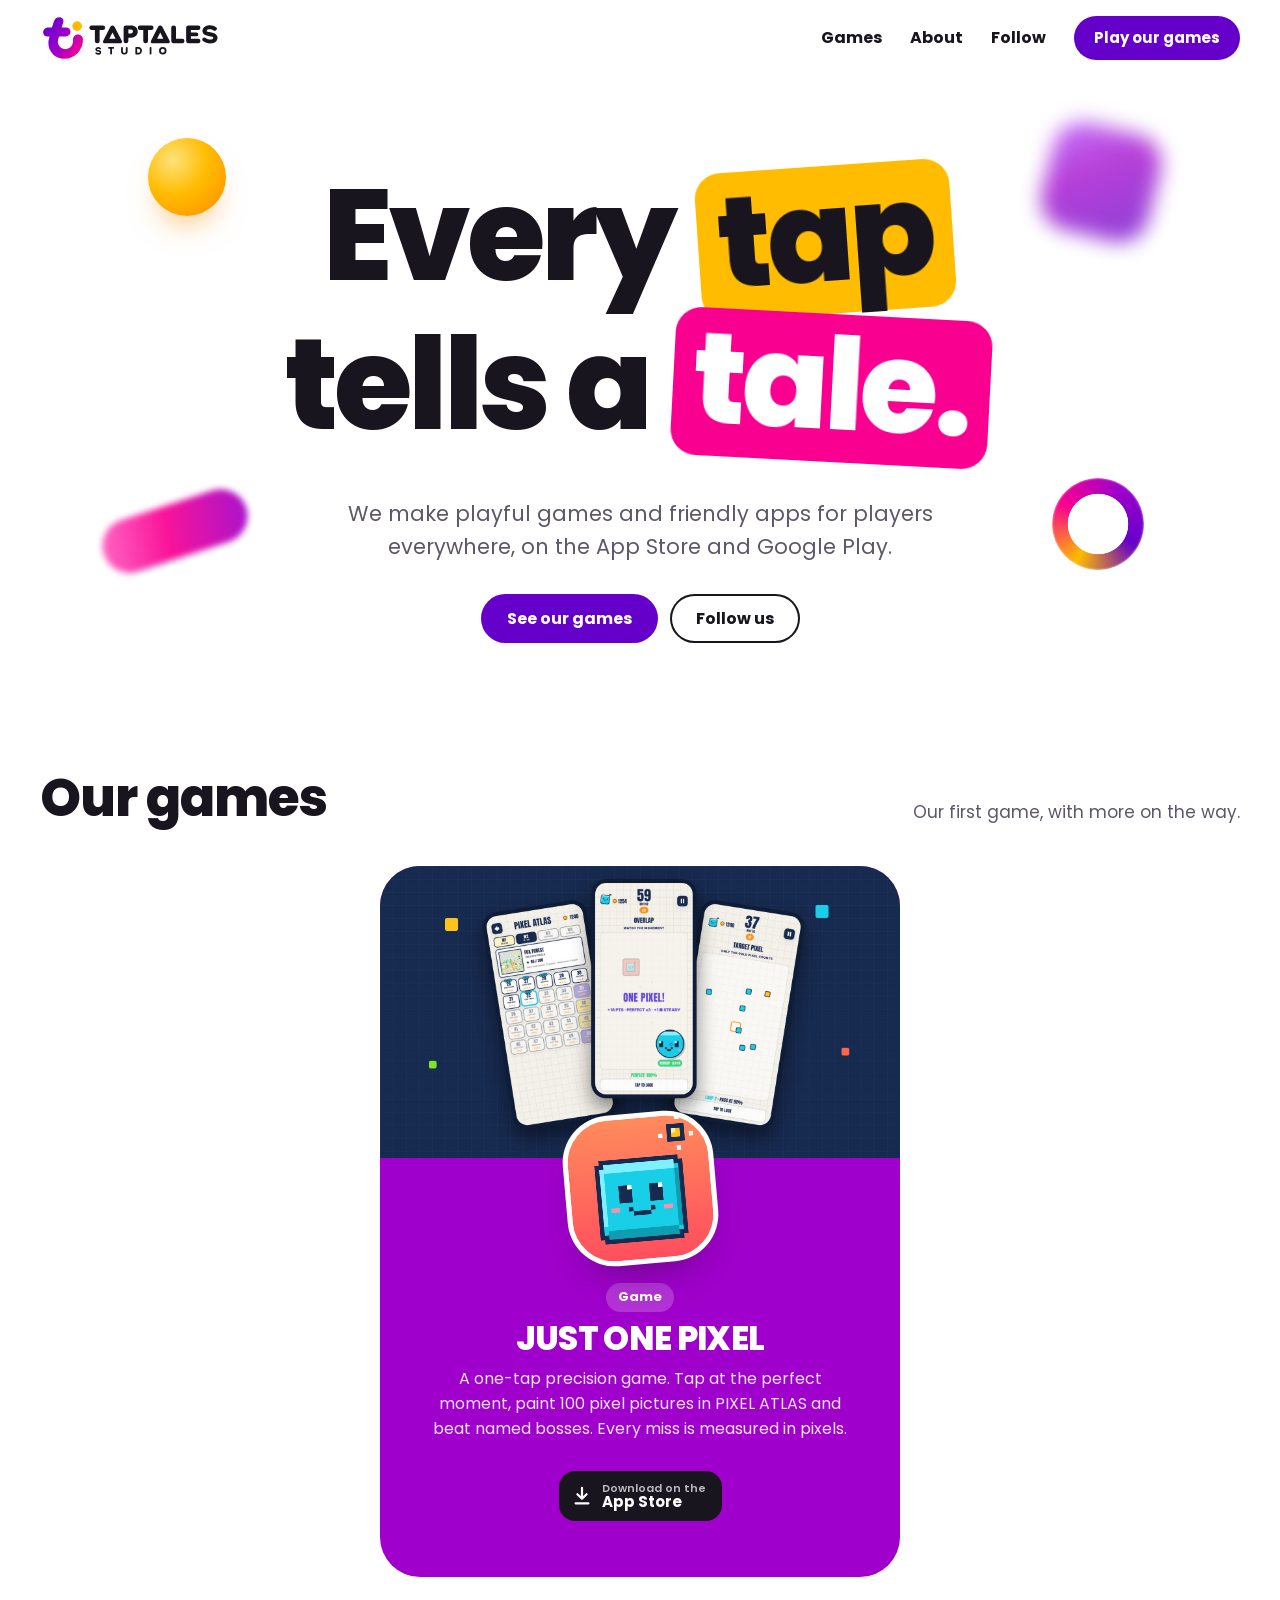
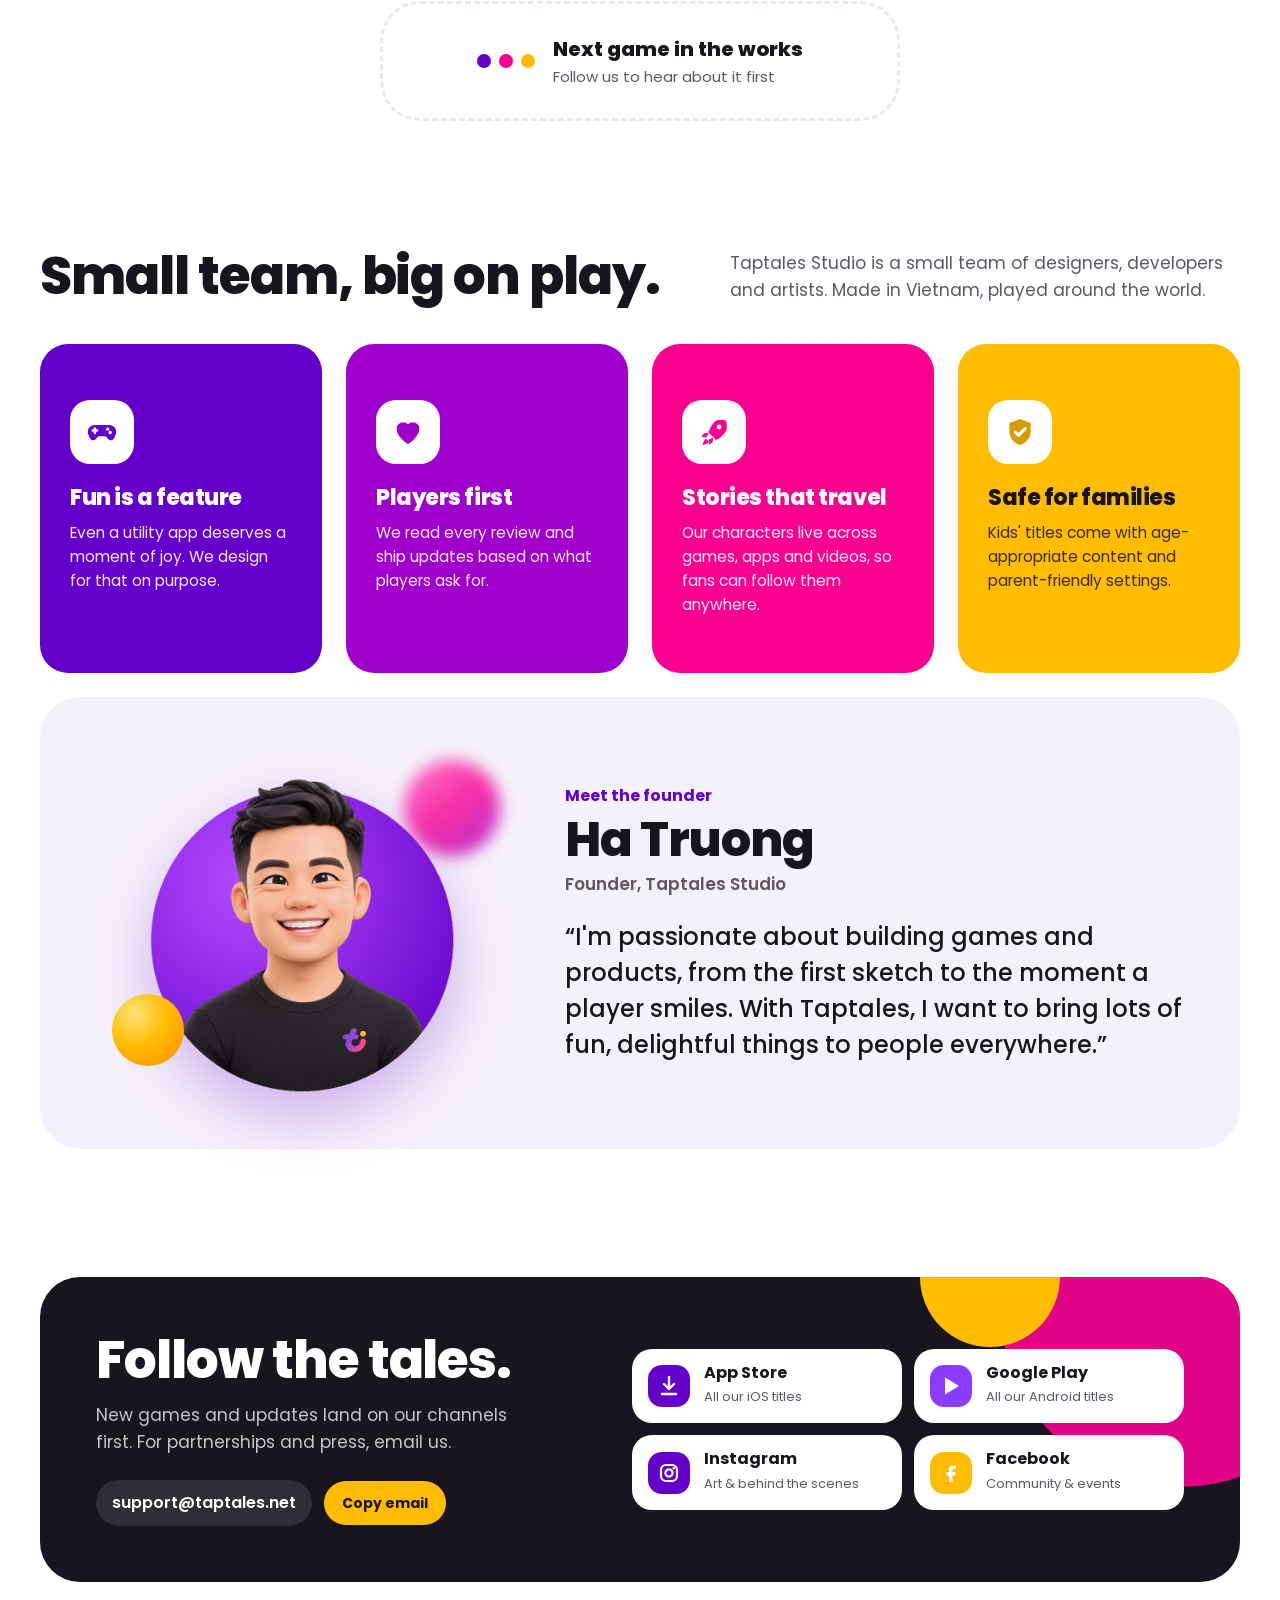
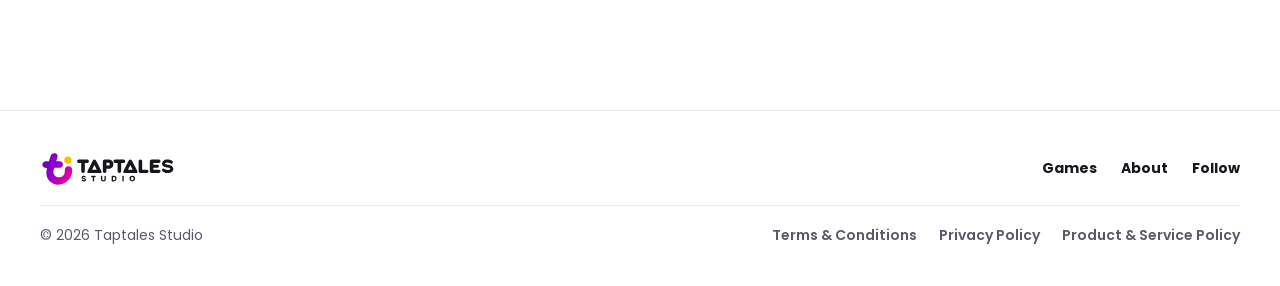
<file: index.html>
<!doctype html>
<html lang="en">
<head>
<meta charset="utf-8">
<meta name="viewport" content="width=device-width, initial-scale=1, viewport-fit=cover">
<title>Taptales Studio</title>
<meta name="description" content="Taptales Studio makes playful games and friendly apps for players everywhere.">
<meta property="og:title" content="Taptales Studio">
<meta property="og:description" content="Playful games, friendly apps and animated stories.">
<meta property="og:url" content="https://taptales.net/">
<link rel="canonical" href="https://taptales.net/">
<link rel="icon" type="image/svg+xml" href="logo-mark.svg">
<link rel="preconnect" href="https://fonts.googleapis.com">
<link rel="preconnect" href="https://fonts.gstatic.com" crossorigin>
<link rel="stylesheet" href="https://fonts.googleapis.com/css2?family=Poppins:wght@400;500;600;700;800&family=JetBrains+Mono:wght@500&display=swap">
<style>:root{color-scheme:light;padding-top:env(safe-area-inset-top,0px);padding-bottom:env(safe-area-inset-bottom,0px)}body{margin:0}img{max-width:100%}[hidden]{display:none!important}</style>
<link rel="stylesheet" href="/site.css">
</head>
<body>
<header class="site-head">
  <nav class="wrap nav" aria-label="Main">
    <a class="logo" href="#top" aria-label="Taptales Studio home"><img src="logo.svg" alt="Taptales Studio" width="1155" height="306"></a>
    <div class="nav-links">
      <a href="#products">Games</a>
      <a href="#studio">About</a>
      <a href="#follow">Follow</a>
      <a class="btn small" href="#products">Play our games</a>
    </div>
  </nav>
</header>

<main id="top">
  <section class="wrap hero-wrap">
    <div class="hero" id="hero">
      <span class="deco d1" aria-hidden="true"></span><span class="deco d2" aria-hidden="true"></span><span class="deco d3" aria-hidden="true"></span><span class="deco d4" aria-hidden="true"></span>
      <h1 class="bounce" id="headline" aria-label="Every tap tells a tale.">
        <span class="w">Every</span> <span class="w sticker s-yellow">tap</span><br>
        <span class="w">tells</span> <span class="w">a</span> <span class="w sticker s-magenta">tale.</span>
      </h1>
      <p class="lede">We make playful games and friendly apps for players everywhere, on the App Store and Google Play.</p>
      <div class="hero-cta">
        <a class="btn" href="#products">See our games</a>
        <a class="btn outline" href="#follow">Follow us</a>
      </div>
    </div>
  </section>

  <section class="games" id="products">
    <div class="wrap">
      <div class="sec-head">
        <h2>Our games</h2>
        <p id="gamesCount">3 games so far, with more on the way.</p>
      </div>
      <div class="feats" id="gTrack"><p class="loading" id="productsLoading">Loading games…</p></div>
    </div>
  </section>

  <section class="about" id="studio">
    <div class="wrap">
      <div class="sec-head">
        <h2>Small team, big on play.</h2>
        <p>Taptales Studio is a small team of designers, developers and artists. Made in Vietnam, played around the world.</p>
      </div>
      <div class="tiles">
        <article class="tile t-purple"><span class="tile-ic"><svg viewBox="0 0 24 24" aria-hidden="true"><path d="M7 7h10a5 5 0 0 1 4.6 7l-1 2.3a2.6 2.6 0 0 1-4.3.7L14.6 15H9.4l-1.7 2a2.6 2.6 0 0 1-4.3-.7l-1-2.3A5 5 0 0 1 7 7z" fill="currentColor"/><path d="M7 9.5v3M5.5 11h3" stroke="var(--vi-bg)" stroke-width="1.8" stroke-linecap="round"/><circle cx="16" cy="10" r="1.2" fill="var(--vi-bg)"/><circle cx="17.8" cy="12.3" r="1.2" fill="var(--vi-bg)"/></svg></span><h3>Fun is a feature</h3><p>Even a utility app deserves a moment of joy. We design for that on purpose.</p></article>
        <article class="tile t-violet"><span class="tile-ic"><svg viewBox="0 0 24 24" aria-hidden="true"><path d="M12 20.5s-8-4.7-8-10.7A4.6 4.6 0 0 1 12 6.6a4.6 4.6 0 0 1 8 3.2c0 6-8 10.7-8 10.7z" fill="currentColor"/></svg></span><h3>Players first</h3><p>We read every review and ship updates based on what players ask for.</p></article>
        <article class="tile t-magenta"><span class="tile-ic"><svg viewBox="0 0 24 24" aria-hidden="true"><path d="M14.5 3.5c3 0 5.5 0 6 .5s.5 3 .5 6c-1 3-4 6-7.5 7.7l-1.6-1.6-2.3-2.3-1.6-1.6C9.7 8.6 11.5 4.5 14.5 3.5z" fill="currentColor"/><circle cx="15.6" cy="8.4" r="1.7" fill="var(--vi-bg)"/><path d="M8.3 12.6 5 12.9l-2 2.3 3.6.6M11.4 15.7l-.3 3.3-2.3 2-.6-3.6" fill="currentColor"/><path d="M6.4 17.6c-1 1-1.4 2.5-1.4 2.5s1.5-.4 2.5-1.4" fill="none" stroke="currentColor" stroke-width="1.6" stroke-linecap="round"/></svg></span><h3>Stories that travel</h3><p>Our characters live across games, apps and videos, so fans can follow them anywhere.</p></article>
        <article class="tile t-yellow"><span class="tile-ic"><svg viewBox="0 0 24 24" aria-hidden="true"><path d="M12 2.8 19.5 5.6v5.8c0 4.8-3.2 8.5-7.5 9.8-4.3-1.3-7.5-5-7.5-9.8V5.6z" fill="currentColor"/><path d="m8.6 12 2.4 2.4 4.6-4.8" fill="none" stroke="var(--vi-bg)" stroke-width="2.2" stroke-linecap="round" stroke-linejoin="round"/></svg></span><h3>Safe for families</h3><p>Kids' titles come with age-appropriate content and parent-friendly settings.</p></article>
      </div>
      <article class="founder">
        <div class="founder-pic">
          <span class="fd fd1" aria-hidden="true"></span><span class="fd fd2" aria-hidden="true"></span>
          <img src="founder.png" alt="Avatar of Ha Truong, founder of Taptales Studio" width="800" height="800">
        </div>
        <div class="founder-copy">
          <p class="founder-kicker">Meet the founder</p>
          <h3>Ha Truong</h3>
          <p class="founder-role">Founder, Taptales Studio</p>
          <blockquote>“I'm passionate about building games and products, from the first sketch to the moment a player smiles. With Taptales, I want to bring lots of fun, delightful things to people everywhere.”</blockquote>
        </div>
      </article>
    </div>
  </section>

  <section class="wrap follow-wrap" id="follow">
    <div class="follow">
      <div class="follow-copy">
        <h2>Follow the tales.</h2>
        <p class="sub">New games and updates land on our channels first. For partnerships and press, email us.</p>
        <div class="mail">
          <code id="email">support@taptales.net</code>
          <button class="copy" id="copyBtn" type="button">Copy email</button>
        </div>
      </div>
      <div class="socials" id="socials"></div>
    </div>
  </section>
</main>

<article class="legal" id="terms" hidden>
  <div class="wrap">
    <a class="back" href="#top"><svg width="16" height="16" viewBox="0 0 18 18"><path d="M11 3 5 9l6 6" fill="none" stroke="currentColor" stroke-width="2.6" stroke-linecap="round" stroke-linejoin="round"/></svg>Back to Taptales Studio</a>
    <div class="legal-grid">
      <nav class="toc" aria-label="Sections"><p class="label">On this page</p></nav>
      <div>
        <div class="legal-switch"><a href="#terms" aria-current="page">Terms &amp; Conditions</a><a href="#privacy">Privacy Policy</a><a href="#policy">Product &amp; Service Policy</a></div>
        <p class="label">Legal</p>
        <h1 style="margin-top:10px" data-f="title">Terms &amp; Conditions</h1>
        <p class="label updated" data-f="updated"></p>
        <div data-f="intro"></div>
        <div class="terms-body" data-f="body" style="margin-top:28px"><p class="loading">Loading…</p></div>
      </div>
    </div>
  </div>
</article>
<article class="legal" id="privacy" hidden>
  <div class="wrap">
    <a class="back" href="#top"><svg width="16" height="16" viewBox="0 0 18 18"><path d="M11 3 5 9l6 6" fill="none" stroke="currentColor" stroke-width="2.6" stroke-linecap="round" stroke-linejoin="round"/></svg>Back to Taptales Studio</a>
    <div class="legal-grid">
      <nav class="toc" aria-label="Sections"><p class="label">On this page</p></nav>
      <div>
        <div class="legal-switch"><a href="#terms">Terms &amp; Conditions</a><a href="#privacy" aria-current="page">Privacy Policy</a><a href="#policy">Product &amp; Service Policy</a></div>
        <p class="label">Legal</p>
        <h1 style="margin-top:10px" data-f="title">Privacy Policy</h1>
        <p class="label updated" data-f="updated"></p>
        <div data-f="intro"></div>
        <div class="terms-body" data-f="body" style="margin-top:28px"><p class="loading">Loading…</p></div>
      </div>
    </div>
  </div>
</article>
<article class="legal" id="policy" hidden>
  <div class="wrap">
    <a class="back" href="#top"><svg width="16" height="16" viewBox="0 0 18 18"><path d="M11 3 5 9l6 6" fill="none" stroke="currentColor" stroke-width="2.6" stroke-linecap="round" stroke-linejoin="round"/></svg>Back to Taptales Studio</a>
    <div class="legal-grid">
      <nav class="toc" aria-label="Sections"><p class="label">On this page</p></nav>
      <div>
        <div class="legal-switch"><a href="#terms">Terms &amp; Conditions</a><a href="#privacy">Privacy Policy</a><a href="#policy" aria-current="page">Product &amp; Service Policy</a></div>
        <p class="label">Legal</p>
        <h1 style="margin-top:10px" data-f="title">Product &amp; Service Policy</h1>
        <p class="label updated" data-f="updated"></p>
        <div data-f="intro"></div>
        <div class="terms-body" data-f="body" style="margin-top:28px"><p class="loading">Loading…</p></div>
      </div>
    </div>
  </div>
</article>

<footer class="site-foot">
  <div class="wrap foot">
    <a class="logo" href="#top" aria-label="Taptales Studio home"><img src="logo.svg" alt="Taptales Studio" width="1155" height="306"></a>
    <div class="links"><a href="#products">Games</a><a href="#studio">About</a><a href="#follow">Follow</a></div>
    <div class="legal-links"><span>© <span id="year">2026</span> Taptales Studio</span><a href="#terms">Terms &amp; Conditions</a><a href="#privacy">Privacy Policy</a><a href="#policy">Product &amp; Service Policy</a></div>
  </div>
</footer>
<script src="/site.js" defer></script>
</body>
</html>
</file>
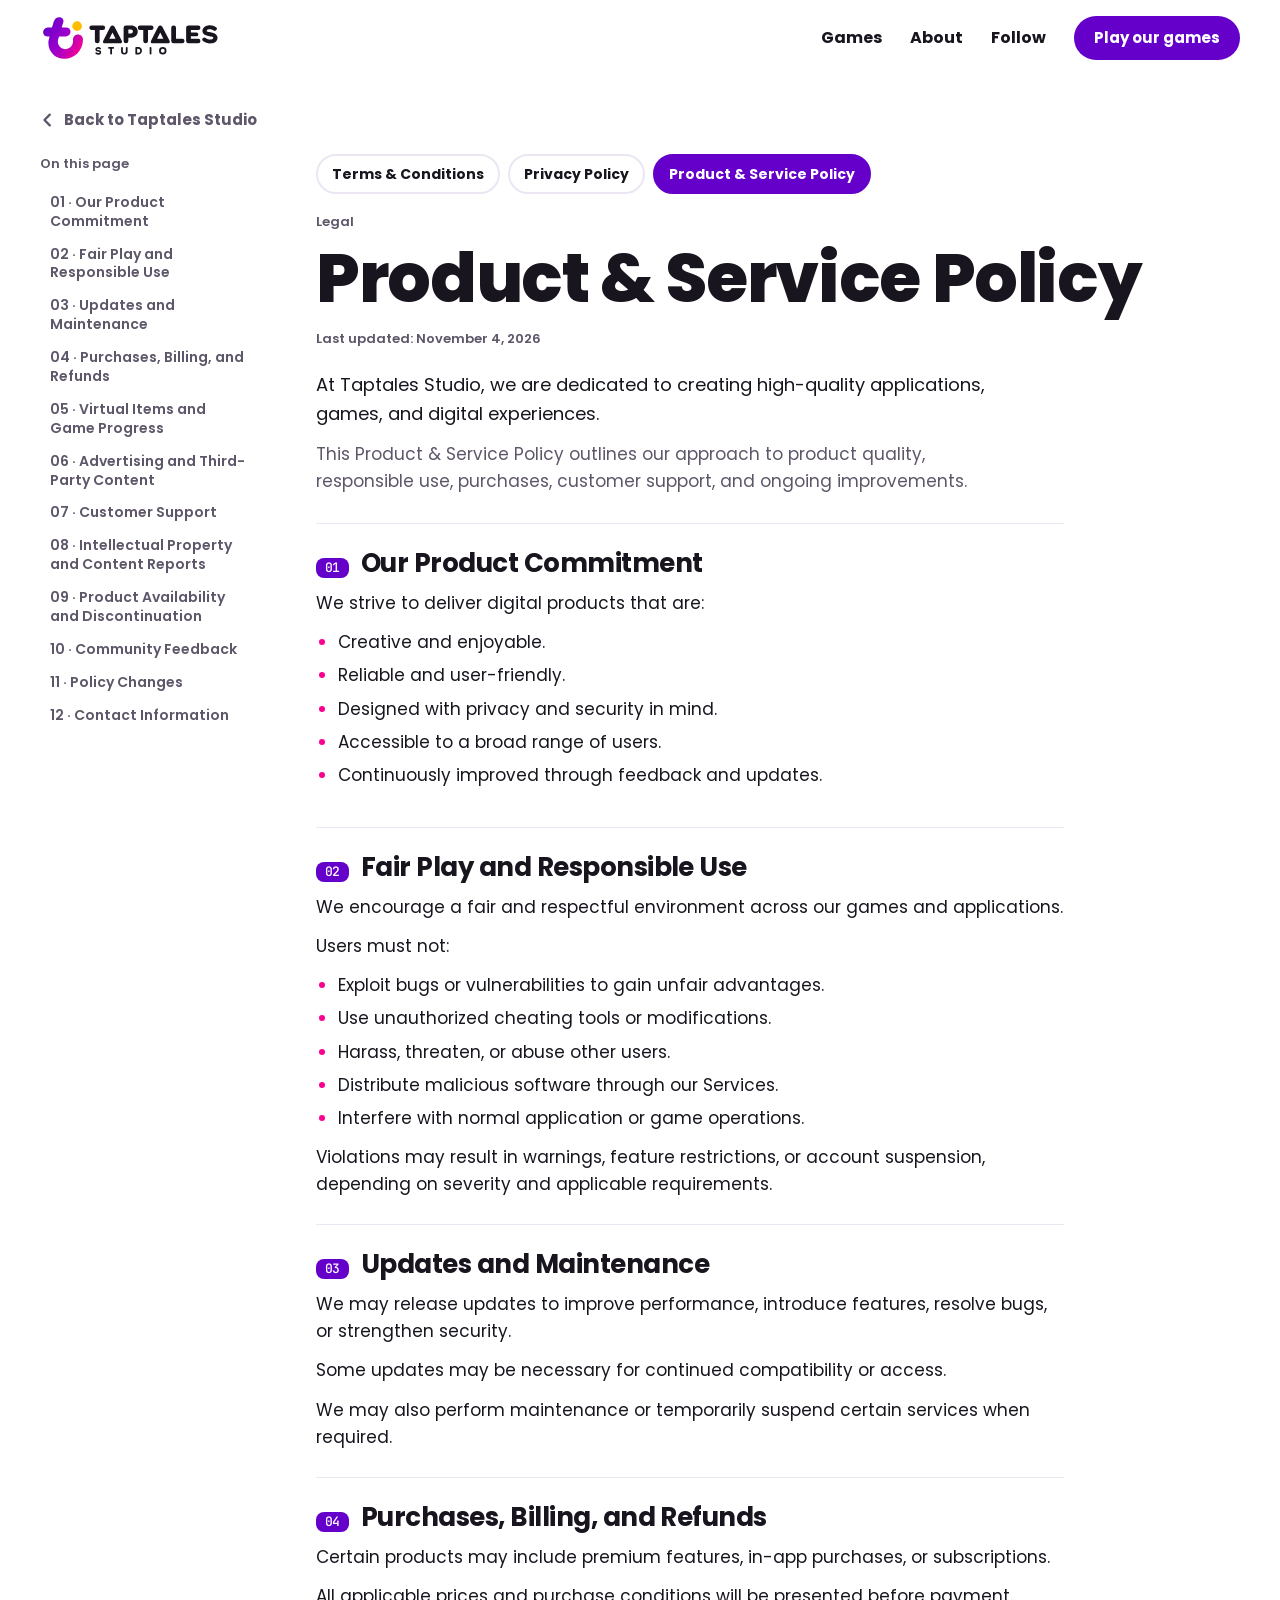
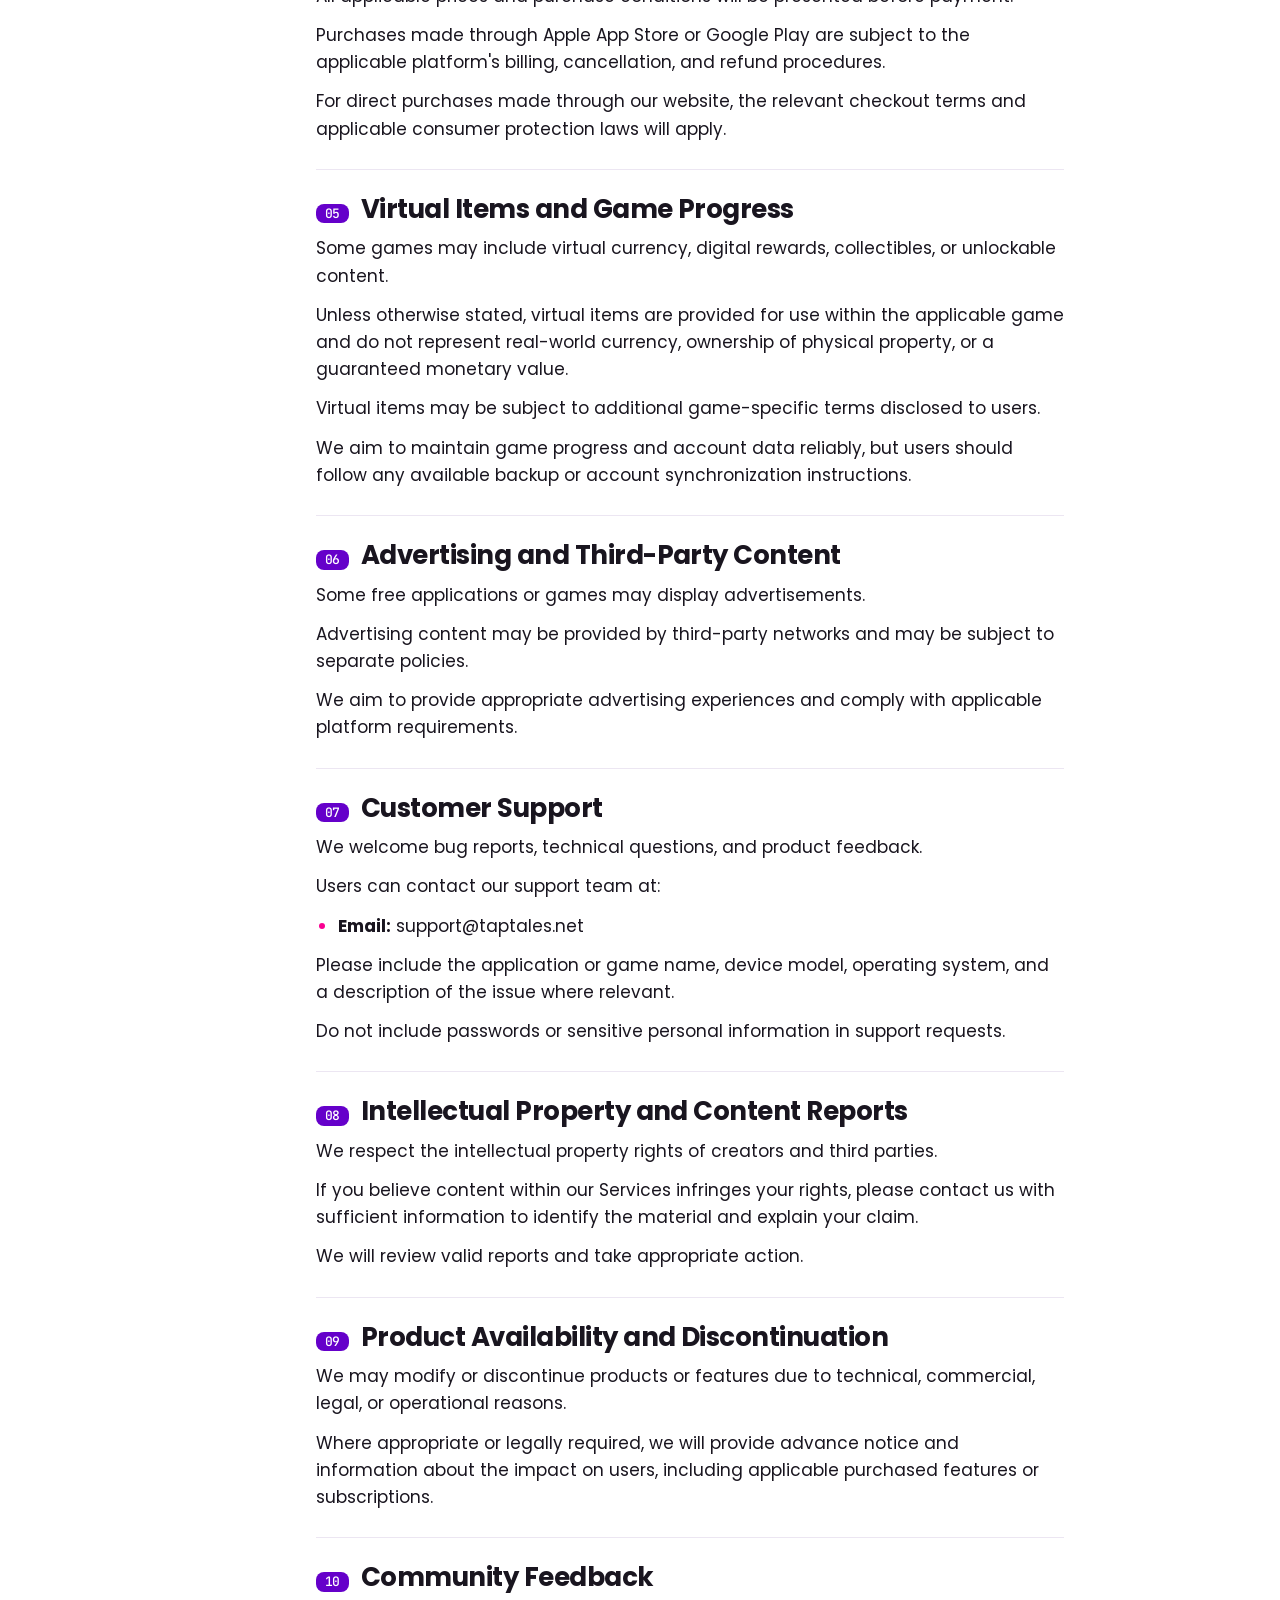
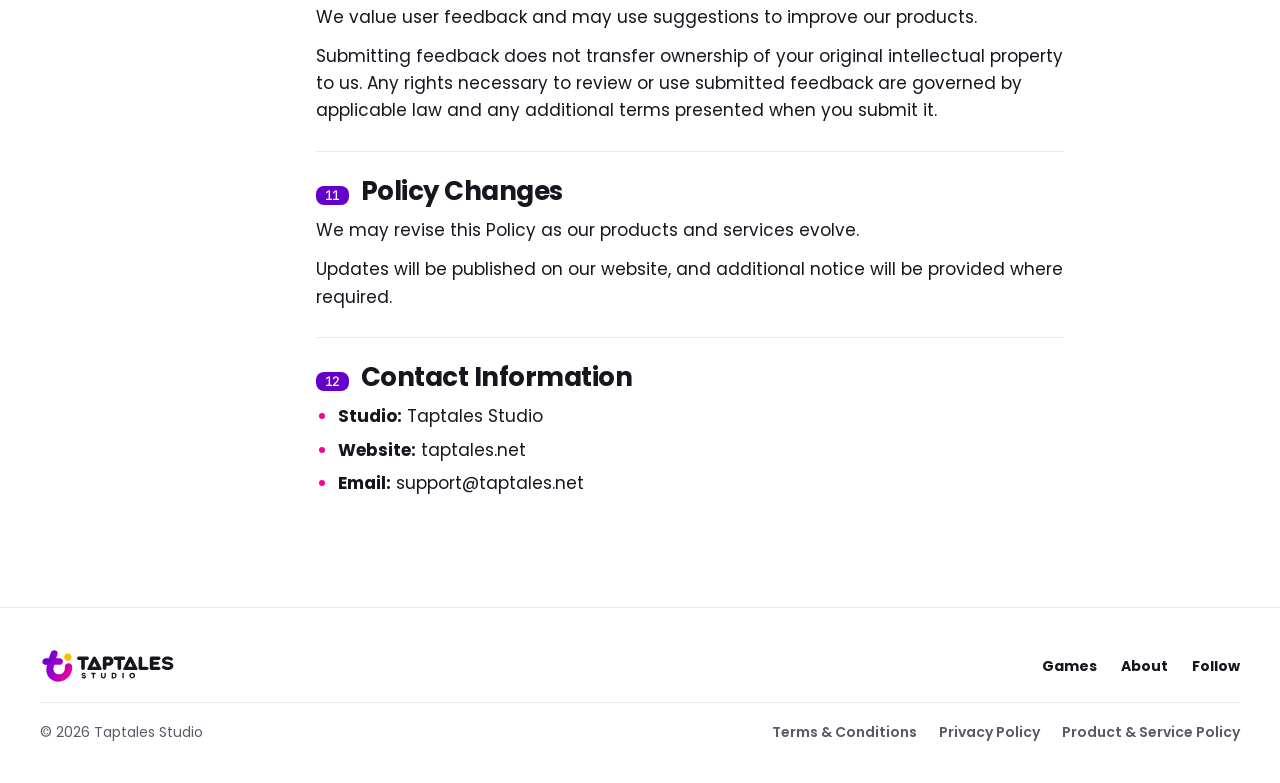
<file: policy/index.html>
<!doctype html>
<html lang="en"><head><meta charset="utf-8"><meta name="viewport" content="width=device-width, initial-scale=1">
<title>Product &amp; Service Policy · Taptales Studio</title>
<link rel="canonical" href="https://taptales.net/policy/">
<meta http-equiv="refresh" content="0; url=/#policy">
<script>location.replace('/#policy')</script>
</head><body style="font-family:system-ui,sans-serif;padding:24px"><p><a href="/#policy">Product &amp; Service Policy · Taptales Studio</a></p></body></html>
</file>
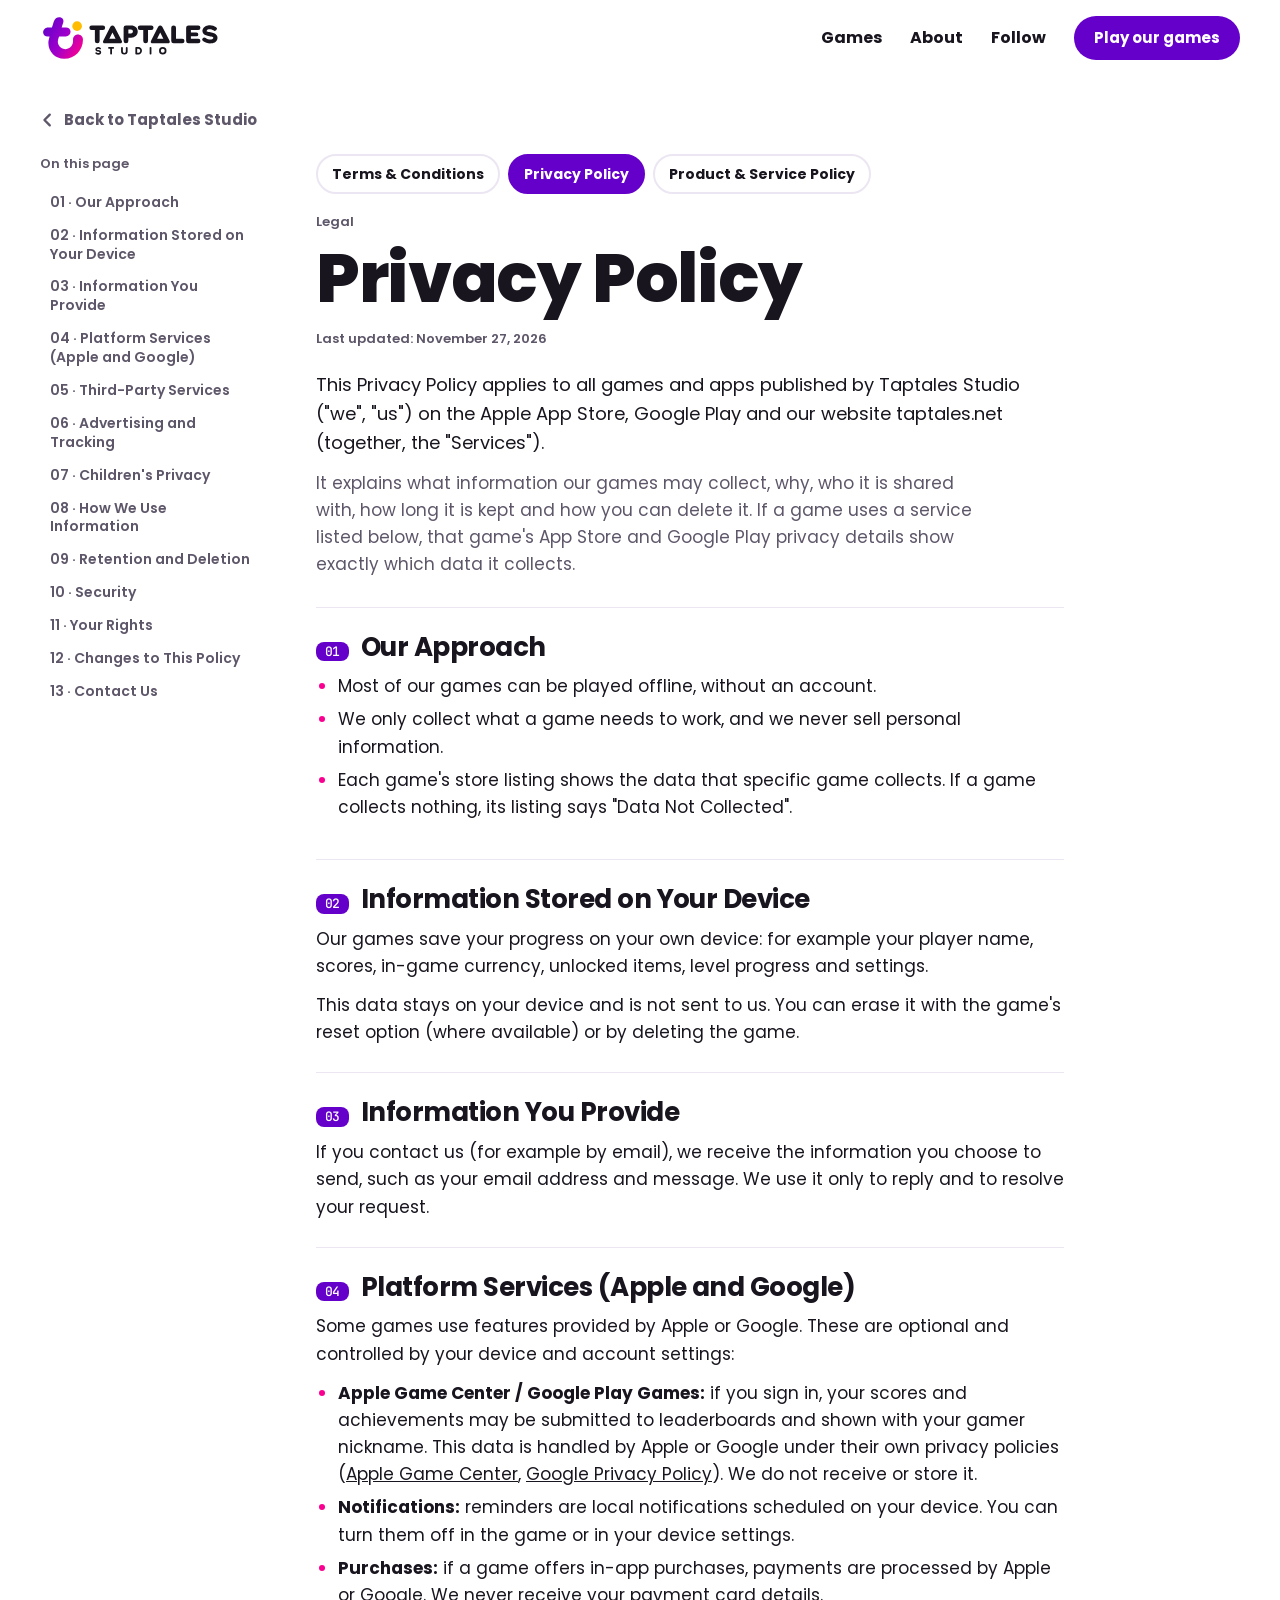
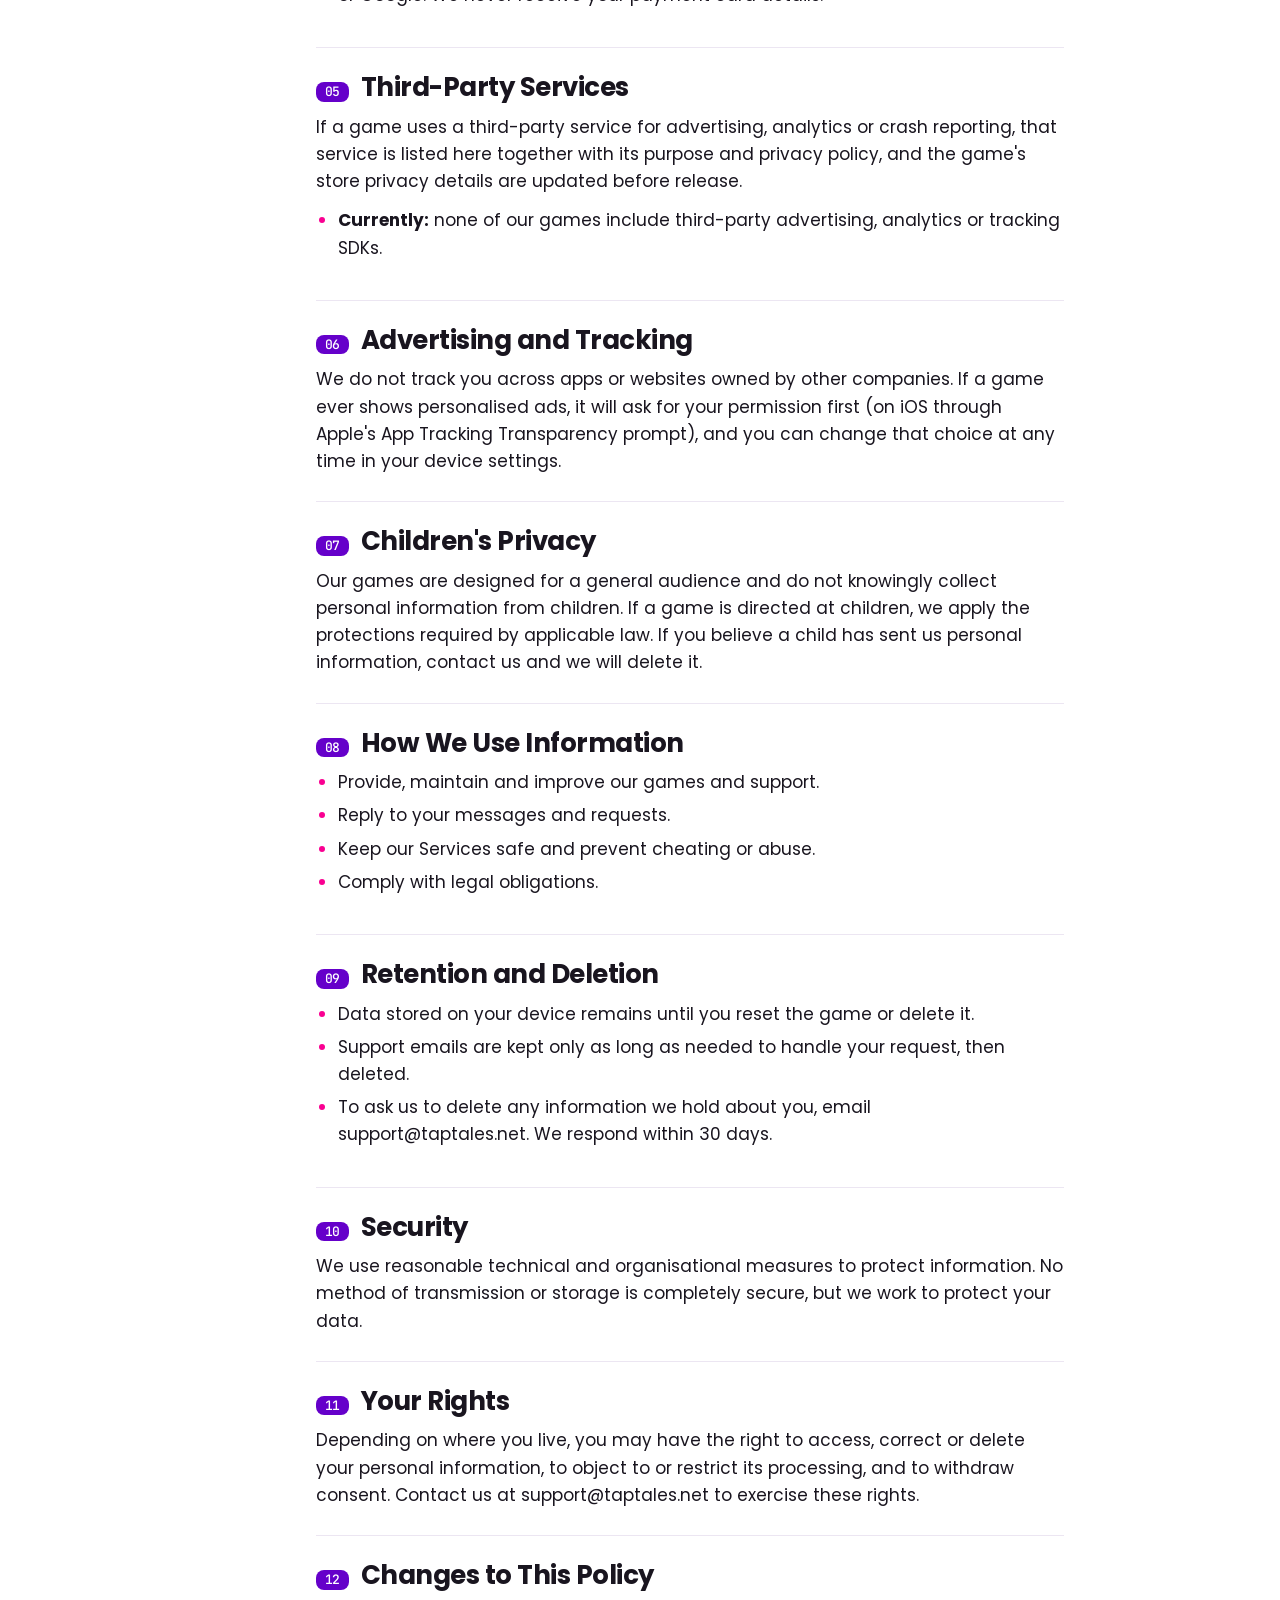
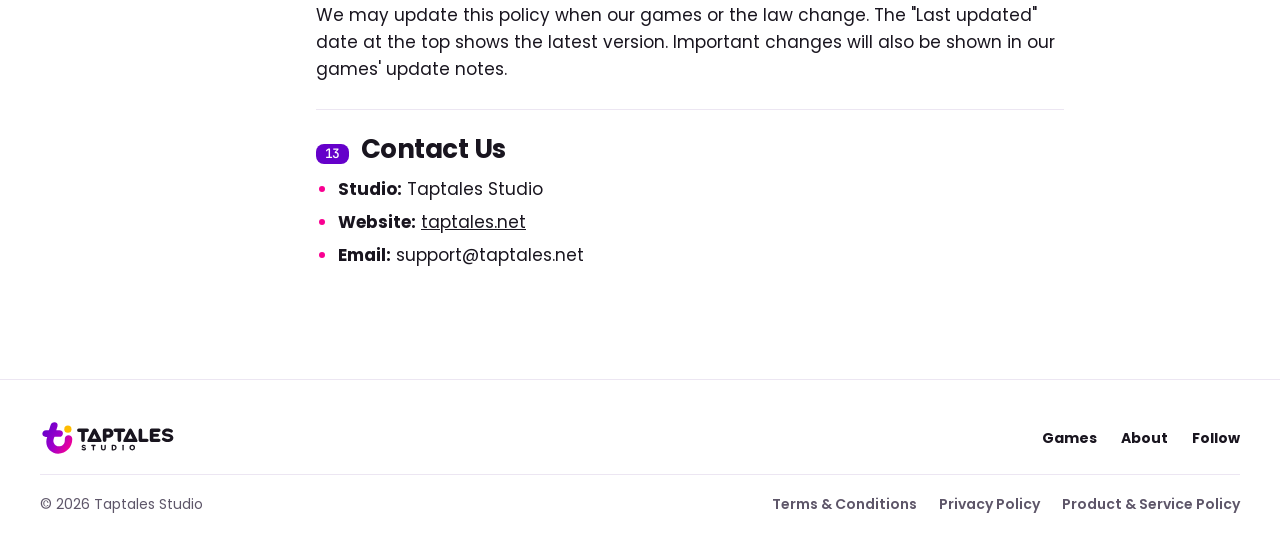
<file: privacy/index.html>
<!doctype html>
<html lang="en"><head><meta charset="utf-8"><meta name="viewport" content="width=device-width, initial-scale=1">
<title>Privacy Policy · Taptales Studio</title>
<link rel="canonical" href="https://taptales.net/privacy/">
<meta http-equiv="refresh" content="0; url=/#privacy">
<script>location.replace('/#privacy')</script>
</head><body style="font-family:system-ui,sans-serif;padding:24px"><p><a href="/#privacy">Privacy Policy · Taptales Studio</a></p></body></html>
</file>
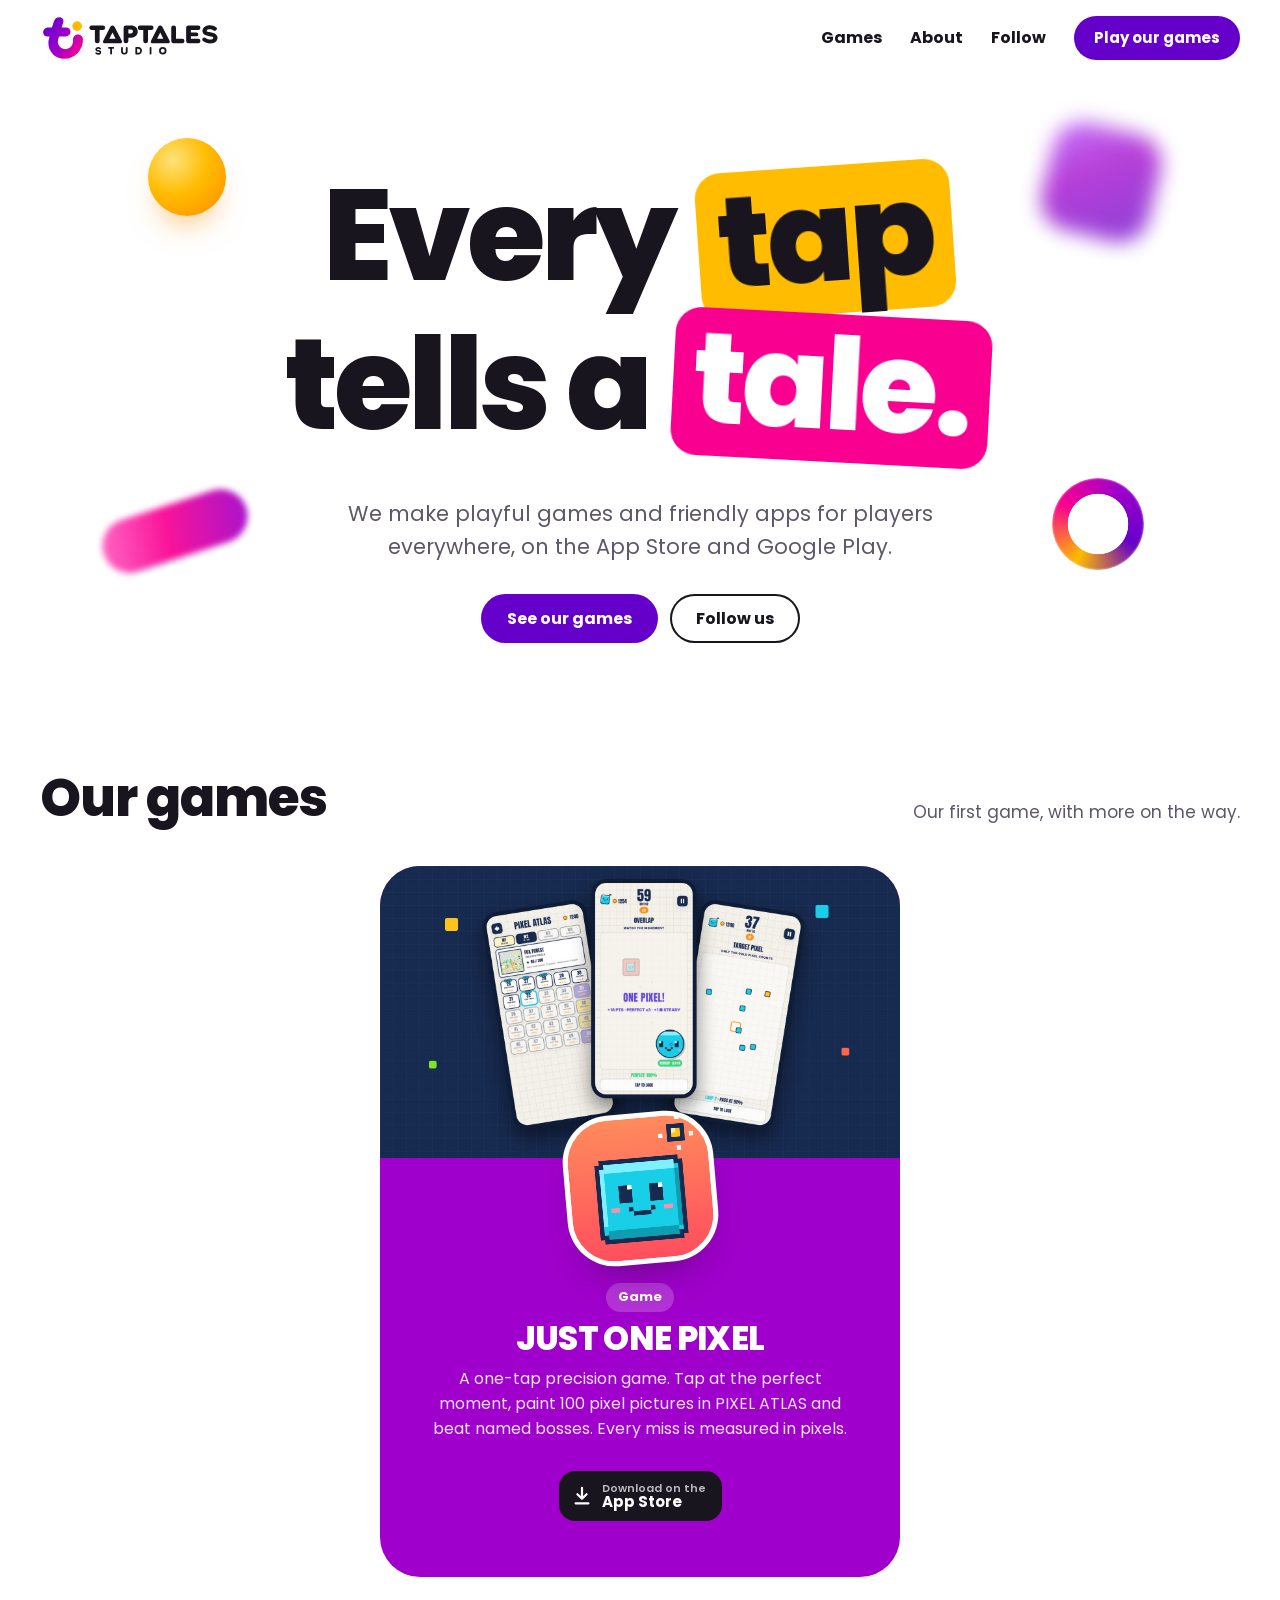
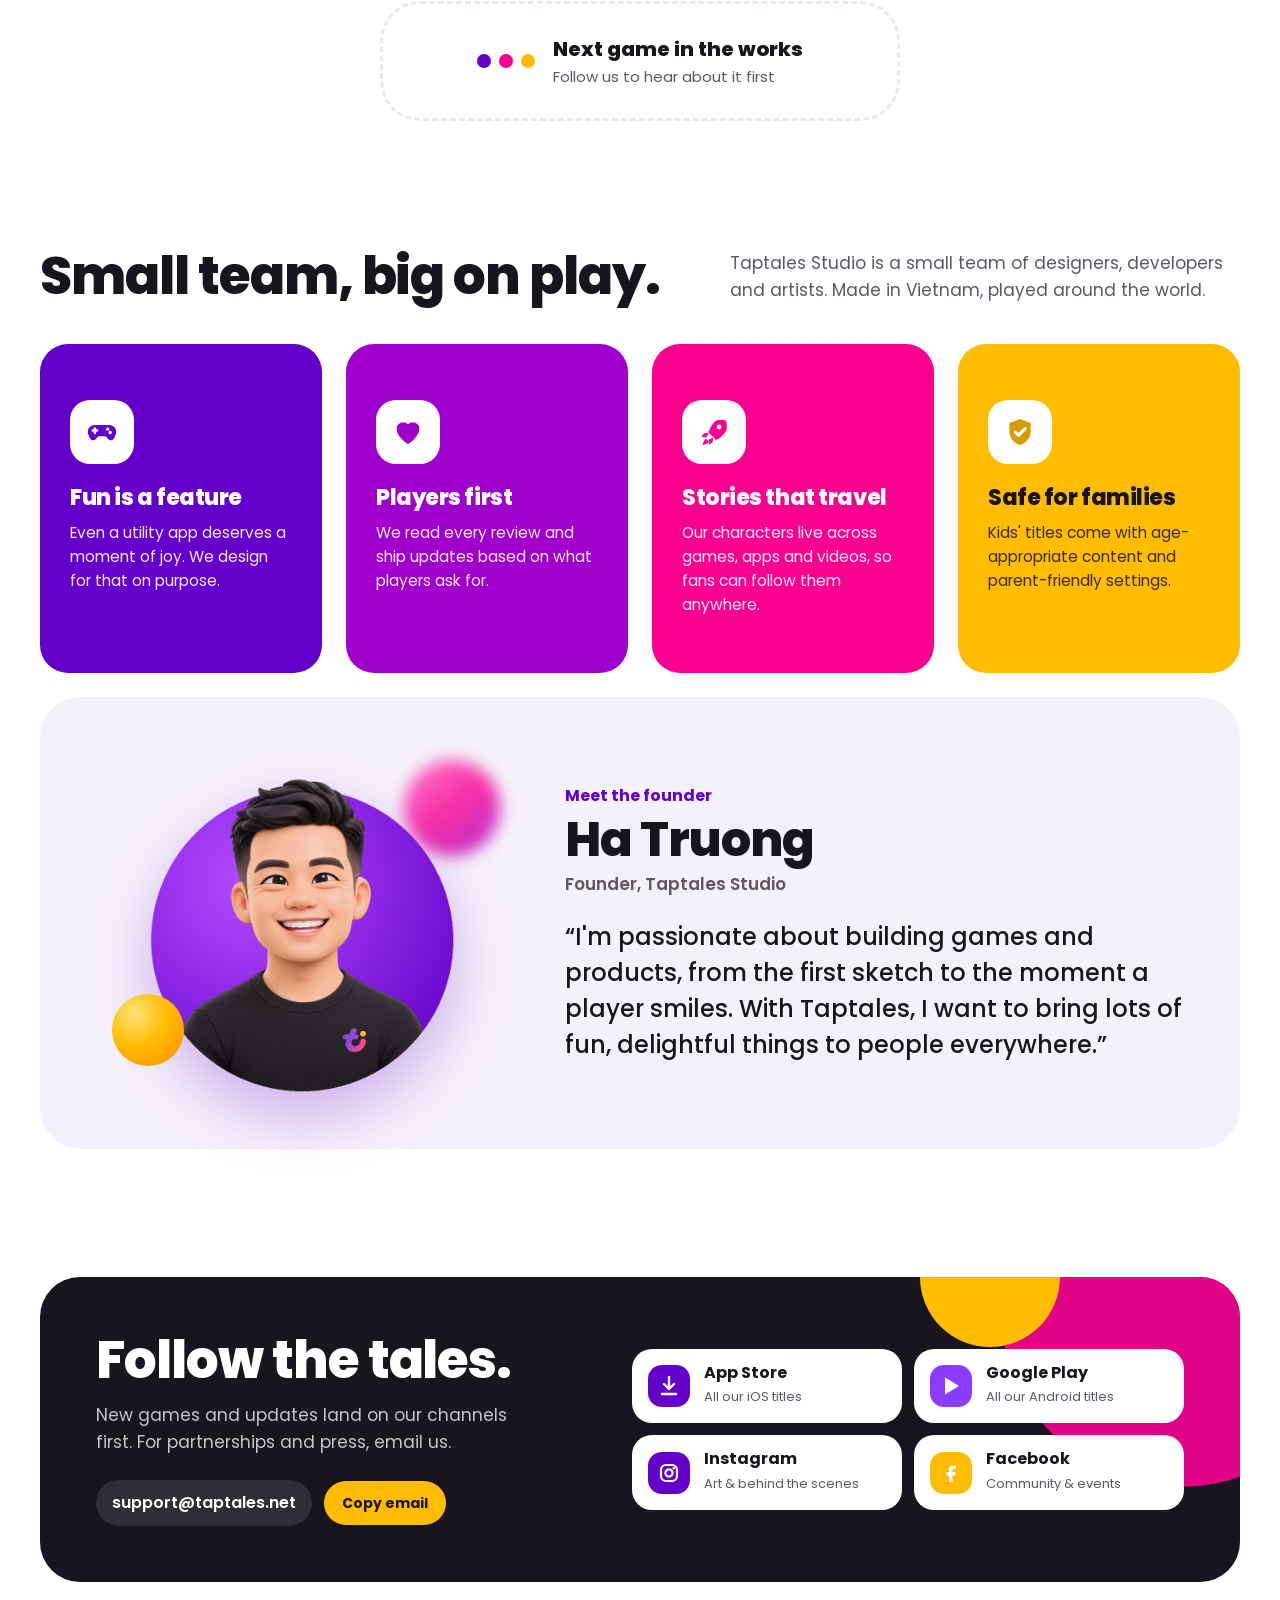
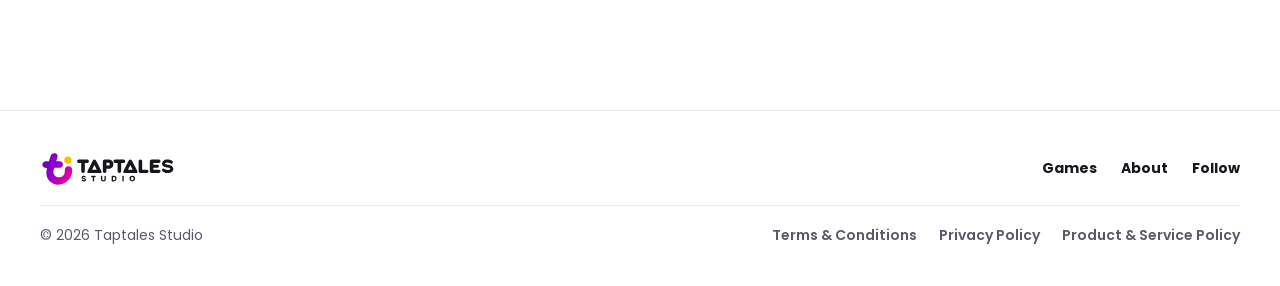
<file: support/index.html>
<!doctype html>
<html lang="en"><head><meta charset="utf-8"><meta name="viewport" content="width=device-width, initial-scale=1">
<title>Support · Taptales Studio</title>
<link rel="canonical" href="https://taptales.net/support/">
<meta http-equiv="refresh" content="0; url=/#follow">
<script>location.replace('/#follow')</script>
</head><body style="font-family:system-ui,sans-serif;padding:24px"><p><a href="/#follow">Support · Taptales Studio</a></p></body></html>
</file>
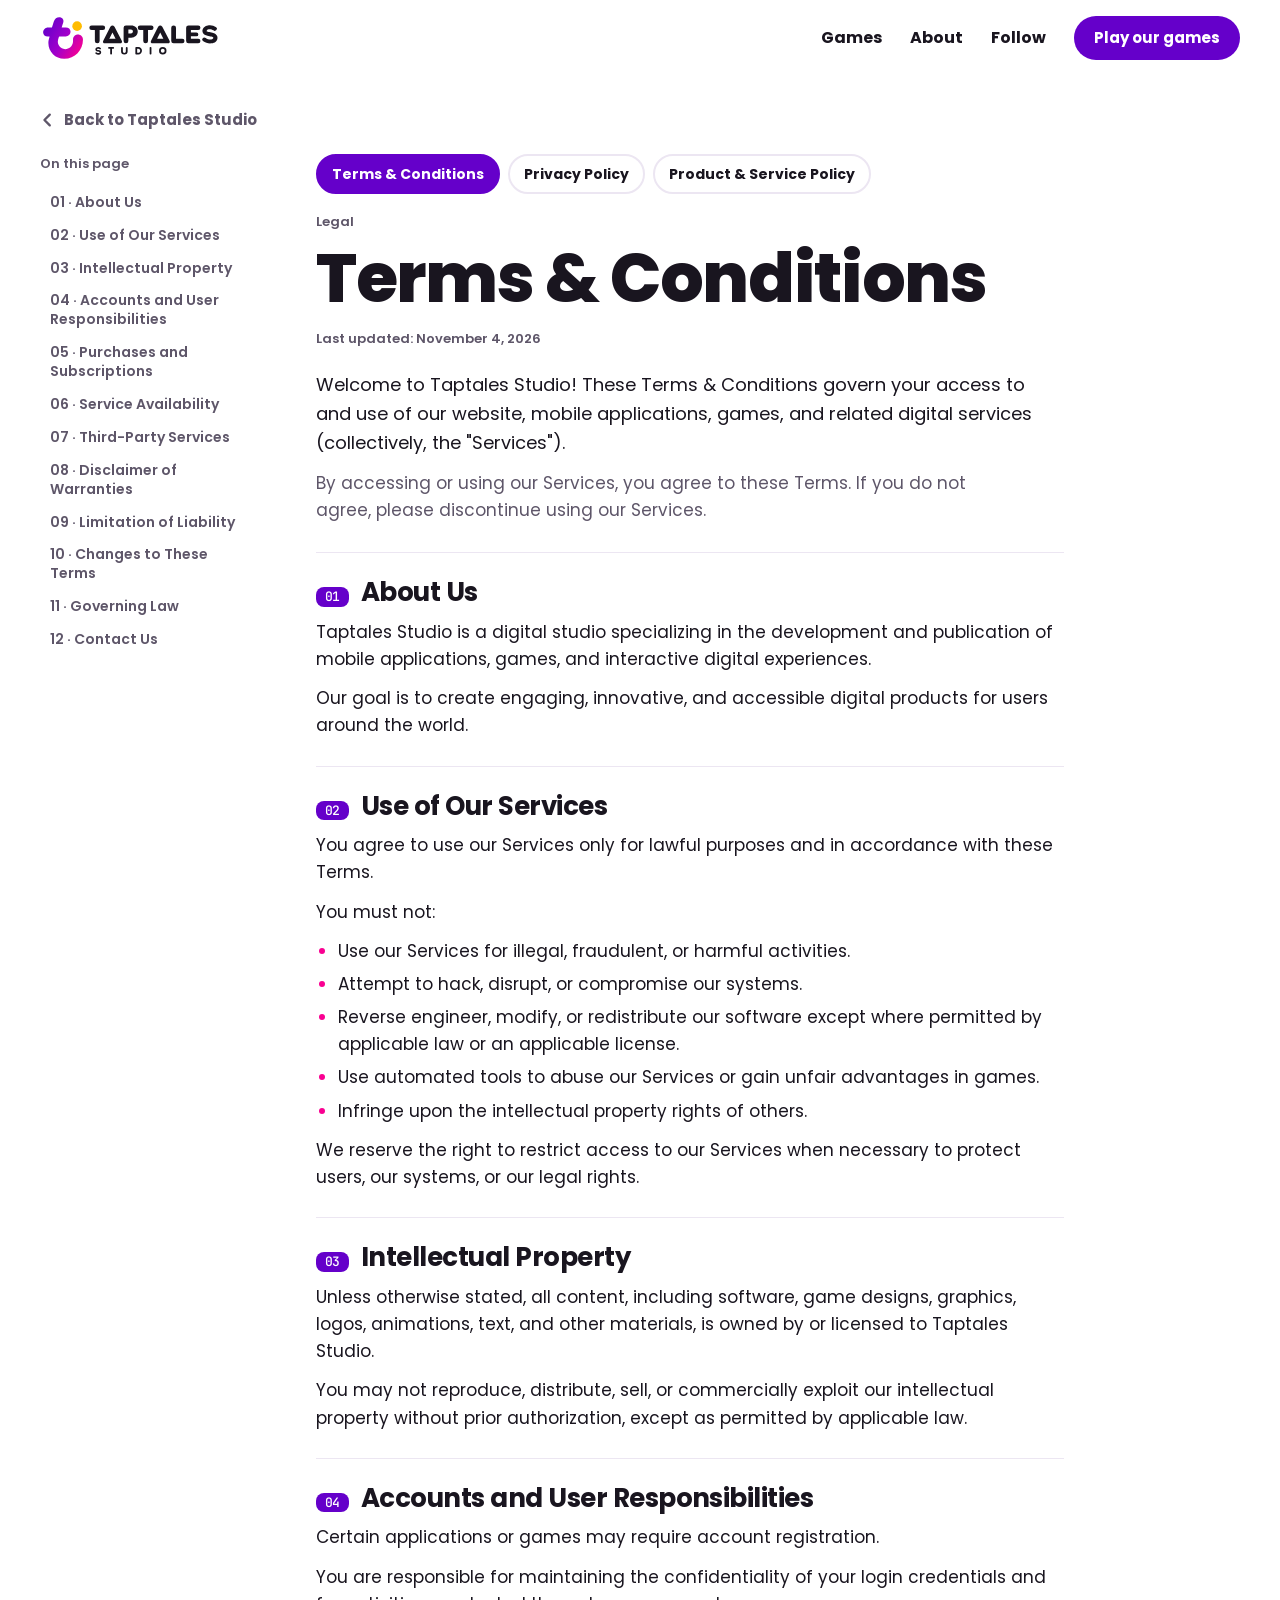
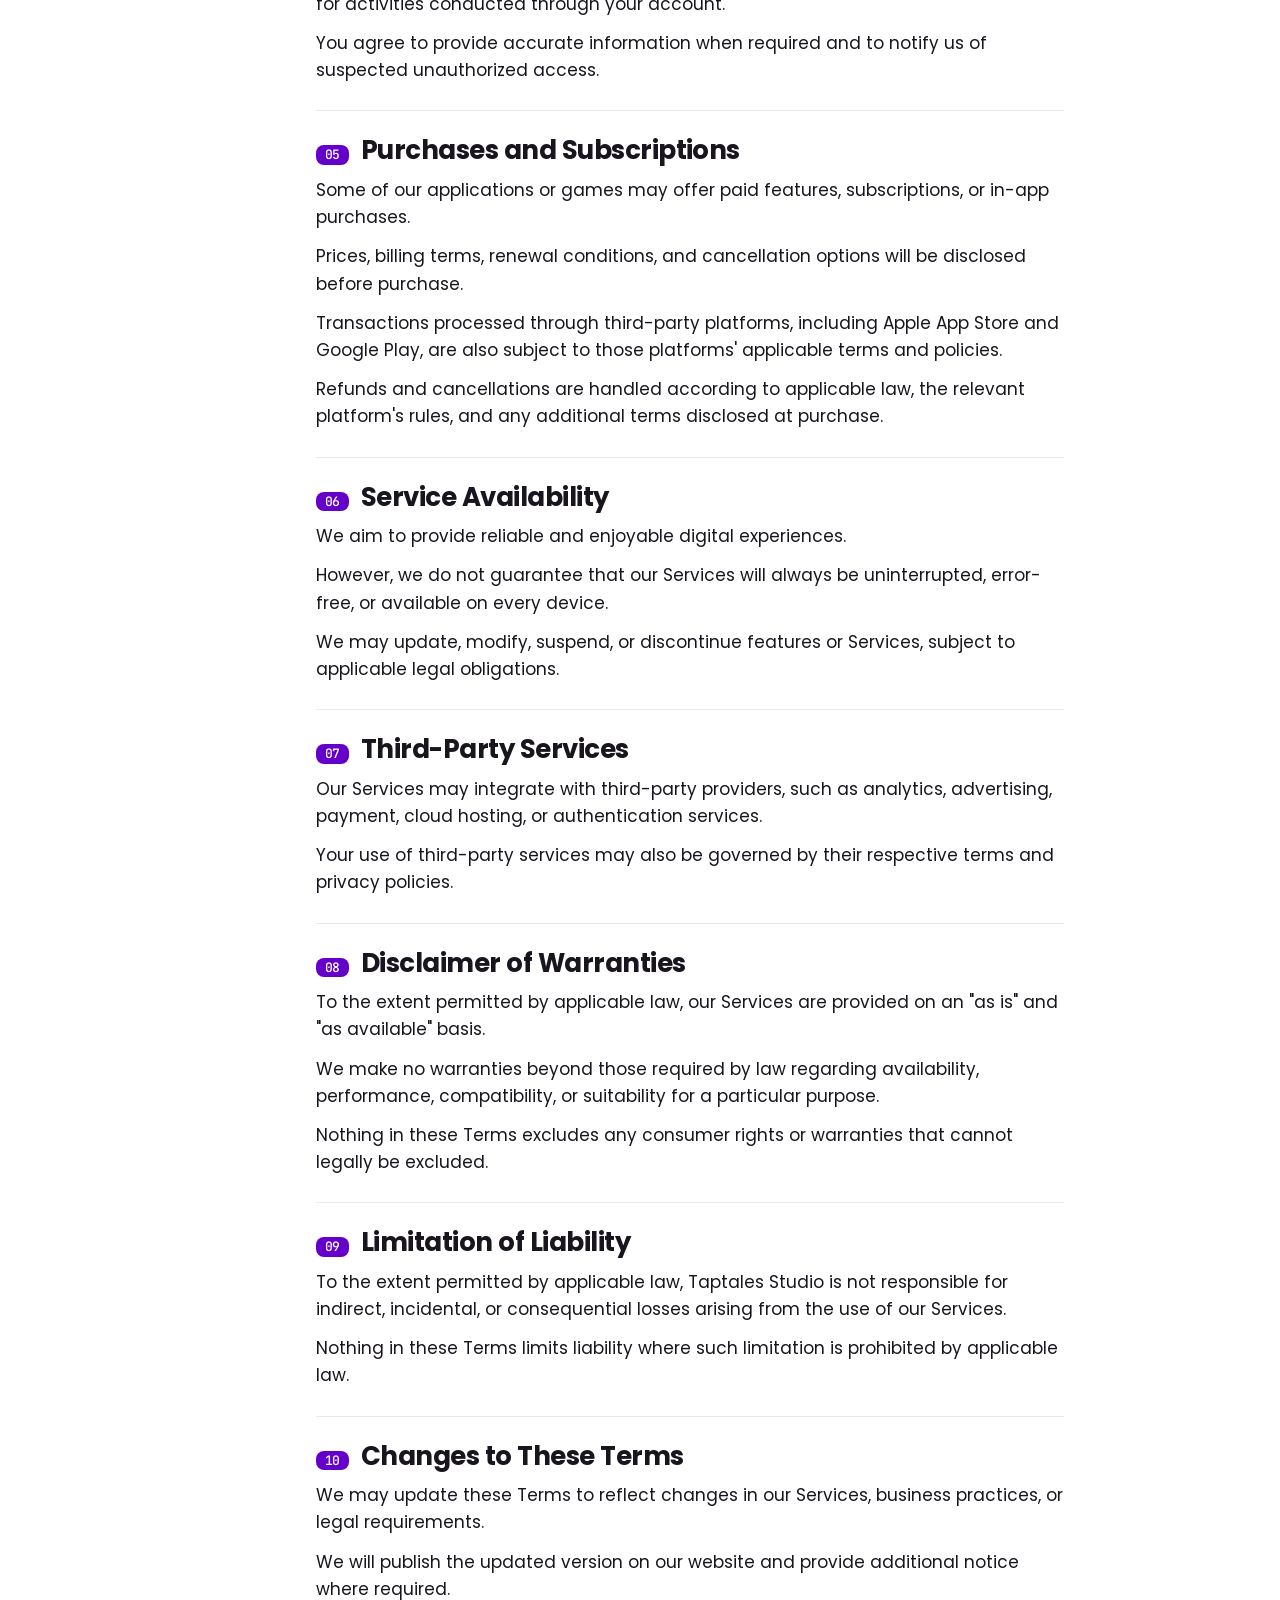
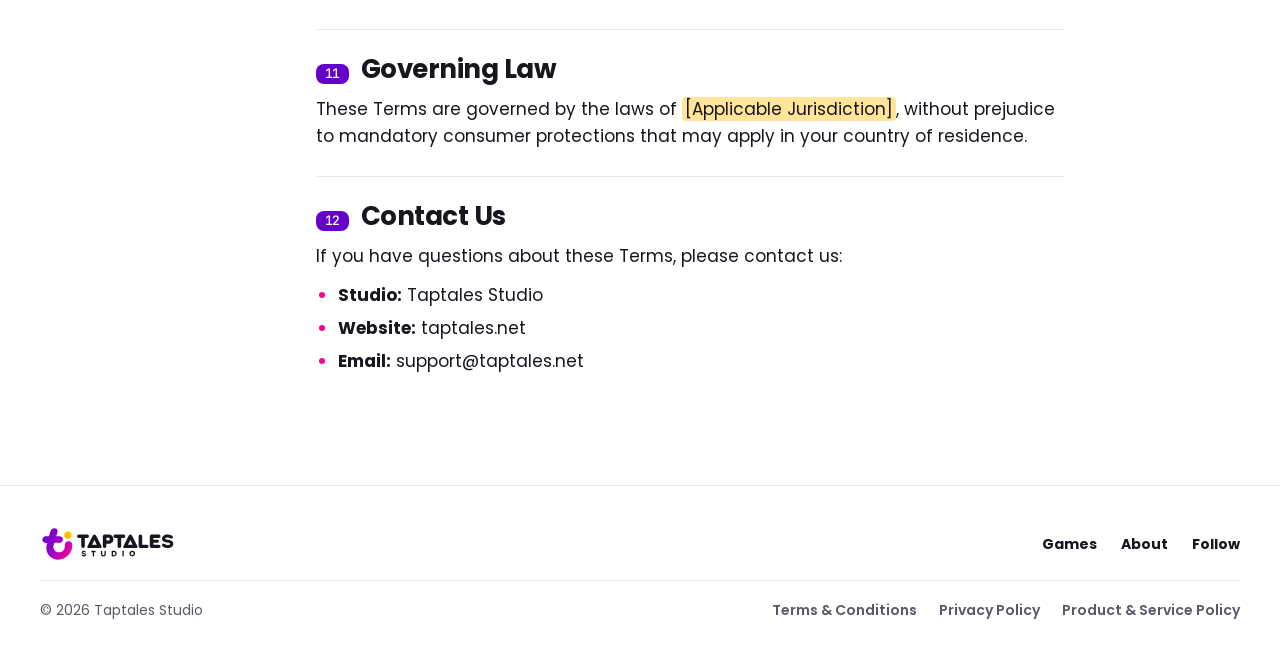
<file: terms/index.html>
<!doctype html>
<html lang="en"><head><meta charset="utf-8"><meta name="viewport" content="width=device-width, initial-scale=1">
<title>Terms &amp; Conditions · Taptales Studio</title>
<link rel="canonical" href="https://taptales.net/terms/">
<meta http-equiv="refresh" content="0; url=/#terms">
<script>location.replace('/#terms')</script>
</head><body style="font-family:system-ui,sans-serif;padding:24px"><p><a href="/#terms">Terms &amp; Conditions · Taptales Studio</a></p></body></html>
</file>
<file: site.css>
/* VOICE: playful, clean, confident — a toy shop window, lots of white.
   IDEA: big rounded "toy blocks" of brand colour on white, like a kids' app store shelf.
   PICTURE: the tap-to-play toy box inside a purple hero block; game posters below.
   COLOUR/TYPE: Signature Ink on white, Electric Purple hero, Violet/Magenta/Tap Yellow accents; Poppins 800 for titles.
   LAYOUT: logo left, few links; hero block; games shelf; four value tiles; follow block; simple footer. */
:root{
  color-scheme:light;
  --bg:#FFFFFF; --surface:#FFFFFF; --soft:#F5F1FA; --ink:#19151F; --muted:#5E5669; --line:#ECE6F2;
  --purple:#6500CA; --violet:#A000CB; --magenta:#F90091; --yellow:#FFBC00;
  /* toy + legacy tokens */
  --sky:#6500CA; --pink:#A000CB; --tomato:#F90091; --sun:#FFBC00; --mint:#8A3CFF;
  --brand-grad:linear-gradient(120deg,#6500CA 0%,#A000CB 50%,#F90091 100%);
  --on-color:#FFFFFF;
  --display:"SVN-Poppins","Poppins",system-ui,-apple-system,"Segoe UI",sans-serif;
  --body:"SVN-Poppins","Poppins",system-ui,-apple-system,"Segoe UI",sans-serif;
  --mono:"JetBrains Mono",ui-monospace,Menlo,monospace;
  --r-xl:40px; --r-lg:28px; --r-md:18px;
  --ease:cubic-bezier(.2,.8,.2,1);
}
*{box-sizing:border-box}
html{scroll-behavior:smooth;scroll-padding-top:84px}
body{background:var(--bg);color:var(--ink);font-family:var(--body);font-size:17px;line-height:1.6;-webkit-font-smoothing:antialiased;overflow-x:clip}
body::before{content:"";position:fixed;inset:0 0 auto;height:env(safe-area-inset-top,0px);z-index:10;background:var(--bg)}
.wrap{max-width:1240px;margin-inline:auto;padding-left:max(20px,env(safe-area-inset-left,0px));padding-right:max(20px,env(safe-area-inset-right,0px))}
h1,h2,h3{font-family:var(--display);margin:0;text-wrap:balance;letter-spacing:-.02em;line-height:1.05}
p{margin:0}
a{color:inherit}
button{font:inherit;color:inherit}
:focus-visible{outline:3px solid var(--yellow);outline-offset:3px;border-radius:10px}
.loading{padding:40px 0;color:var(--muted)}

/* header */
.site-head{position:sticky;top:env(safe-area-inset-top,0px);z-index:9;background:color-mix(in srgb,#fff 92%,transparent);backdrop-filter:blur(10px)}
.nav{display:flex;align-items:center;justify-content:space-between;gap:16px;padding-block:14px}
.logo{display:block;line-height:0}
.logo img{height:48px;width:auto}
.nav-links{display:flex;gap:28px;align-items:center;font-weight:700;font-size:16px}
.nav-links a{text-decoration:none}
.nav-links a:not(.btn):hover{color:var(--purple)}
@media (max-width:760px){.nav-links a:not(.btn){display:none}.logo img{height:34px}}

/* buttons */
.btn{display:inline-flex;align-items:center;justify-content:center;gap:8px;min-height:48px;font-weight:700;font-size:16px;border:0;background:var(--purple);color:#fff;padding:12px 26px;border-radius:999px;text-decoration:none;cursor:pointer;transition:transform .2s var(--ease),background .2s}
.btn:hover{transform:translateY(-2px);background:var(--violet)}
.btn:active{transform:translateY(1px)}
.btn.small{min-height:44px;padding:10px 20px;font-size:15px}
.btn.yellow{background:var(--yellow);color:var(--ink)}
.btn.yellow:hover{background:#FFCB33}
.btn.ghost-light{background:transparent;color:#fff;box-shadow:inset 0 0 0 2px rgba(255,255,255,.8)}
.btn.ghost-light:hover{background:rgba(255,255,255,.12)}

/* hero */
.hero-wrap{padding-block:8px 0}
.hero{position:relative;overflow:hidden;display:flex;flex-direction:column;align-items:center;text-align:center;background:#fff;color:var(--ink);border-radius:var(--r-xl);padding:clamp(56px,9vw,120px) clamp(20px,5vw,64px) clamp(56px,8vw,104px)}
.hero > *{position:relative;z-index:1;min-width:0}
.hero h1{font-size:clamp(52px,10vw,140px);font-weight:800;line-height:1.06;letter-spacing:-.035em;cursor:pointer;user-select:none;max-width:100%}
.hero .lede{font-size:clamp(17px,1.7vw,21px);max-width:30em;margin-top:clamp(22px,3vw,34px);color:var(--muted)}
.hero-cta{display:flex;flex-wrap:wrap;justify-content:center;gap:12px;margin-top:30px}

/* headline words and letters */
.w{display:inline-block;white-space:nowrap}
.sticker{padding:.02em .16em .08em;border-radius:.2em;margin-inline:.04em}
.s-yellow{background:var(--yellow);color:var(--ink);rotate:-4deg}
.s-magenta{background:var(--magenta);color:#fff;rotate:3deg}
.ch{display:inline-block;transform-origin:50% 90%}
.hero.ready .ch{animation:pop .8s cubic-bezier(.34,1.56,.64,1) both;animation-delay:calc(var(--i) * 45ms + 120ms)}
.hero.ready .ch.done{animation:none;transition:transform .35s cubic-bezier(.34,1.56,.64,1)}
.hero.ready .ch.again{animation:jump .6s cubic-bezier(.34,1.56,.64,1) both;animation-delay:calc(var(--i) * 30ms)}
.ch.done:hover{transform:translateY(-.12em) rotate(-8deg) scale(1.08)}
.hero.ready .sticker{animation:stickerIn .55s cubic-bezier(.34,1.56,.64,1) var(--d,.2s) both,wobble 4.5s ease-in-out 2s infinite}
.s-yellow{--d:.25s}.s-magenta{--d:.55s}
@keyframes stickerIn{0%{transform:scale(0) rotate(-20deg)}100%{transform:none}}
@keyframes pop{0%{opacity:0;transform:translateY(.7em) scale(.3) rotate(-14deg)}55%{opacity:1;transform:translateY(-.1em) scale(1.1) rotate(4deg)}100%{opacity:1;transform:none}}
@keyframes jump{0%{transform:none}40%{transform:translateY(-.22em) rotate(-6deg) scale(1.06)}100%{transform:none}}
@keyframes wobble{0%,100%{translate:0 0}25%{translate:0 -.04em;scale:1.03}50%{translate:0 0;scale:1}75%{translate:0 .02em}}

/* floating decorations: gradient fills, blur = distance (sharp = near, soft = far) */
.deco{position:absolute;z-index:0;pointer-events:none;animation:float 7s ease-in-out infinite;translate:var(--px,0) var(--py,0);transition:translate .6s cubic-bezier(.2,.8,.2,1)}
.d1{width:78px;height:78px;border-radius:50%;top:11%;left:9%;
  background:radial-gradient(circle at 32% 28%,#FFE27A 0%,#FFBC00 45%,#FF8A00 100%);
  box-shadow:0 18px 30px -12px rgba(255,140,0,.55)}
.d2{width:150px;height:54px;border-radius:999px;bottom:15%;left:5%;rotate:-18deg;animation-delay:-2s;
  background:linear-gradient(100deg,#FF5CC0 0%,#F90091 45%,#A000CB 100%);
  filter:blur(3px);opacity:.92}
.d3{width:110px;height:110px;border-radius:30px;top:9%;right:7%;rotate:14deg;animation-delay:-4s;
  background:linear-gradient(145deg,#B44DFF 0%,#A000CB 40%,#6500CA 100%);
  filter:blur(10px);opacity:.75}
.d4{width:92px;height:92px;border-radius:50%;bottom:13%;right:8%;animation-delay:-1s;
  background:conic-gradient(from 210deg,#FFBC00,#F90091,#A000CB,#6500CA,#FFBC00);
  -webkit-mask:radial-gradient(circle,transparent 0 46%,#000 47%);mask:radial-gradient(circle,transparent 0 46%,#000 47%);
  filter:blur(1px)}
@keyframes float{0%,100%{transform:translateY(0)}50%{transform:translateY(-16px)}}
@media (max-width:720px){.d1{width:44px;height:44px;top:4%;left:5%}.d2{width:84px;height:30px;bottom:4%;filter:blur(2px)}.d3{width:60px;height:60px;top:3%;right:4%;filter:blur(6px)}.d4{width:52px;height:52px;bottom:3%;right:5%}}

/* section heads */
.sec-head{display:flex;flex-wrap:wrap;align-items:end;justify-content:space-between;gap:12px 40px;margin-bottom:32px}
.sec-head h2{font-size:clamp(34px,4.6vw,52px);font-weight:800}
.sec-head p{max-width:30em;color:var(--muted)}

/* featured games */
.games{padding-block:clamp(64px,8vw,104px) 0}
.feats{display:grid;gap:24px}
.feat{display:grid;grid-template-columns:minmax(0,1.25fr) minmax(0,1fr);gap:clamp(20px,3vw,40px);align-items:center;border-radius:var(--r-xl);padding:clamp(16px,2vw,24px);color:#fff;transition:transform .35s var(--ease)}
.feat:nth-child(even){grid-template-columns:minmax(0,1fr) minmax(0,1.25fr)}
.feat:nth-child(even) .feat-art{order:2}
.feat-art{position:relative;aspect-ratio:16/10;border-radius:var(--r-lg);overflow:hidden;background:rgba(255,255,255,.14)}
.feat-cover{position:absolute;inset:0;width:100%;height:100%;object-fit:cover;transition:transform .7s var(--ease)}
.feat:hover .feat-cover,.feat:hover .feat-fallback-art{transform:scale(1.04)}
.feat-fallback{position:absolute;inset:0;display:grid;place-items:center;background:rgba(255,255,255,.12)}
.feat-fallback > svg{position:absolute;inset:0;width:100%;height:100%}
.feat-fallback-art{width:min(48%,280px);transition:transform .7s var(--ease);animation:bob 4.5s ease-in-out infinite}
.feat-fallback-art svg{width:100%;height:auto;display:block}
@keyframes bob{0%,100%{translate:0 0}50%{translate:0 -10px}}
.feat-info{display:flex;flex-direction:column;align-items:flex-start;gap:14px;padding:clamp(8px,2vw,24px)}
.feat-icon{width:clamp(72px,7vw,96px);aspect-ratio:1;border-radius:24px;overflow:hidden;box-shadow:0 0 0 4px #fff;background:#fff;rotate:-4deg;transition:rotate .3s var(--ease)}
.feat:hover .feat-icon{rotate:3deg}
.feat-icon img,.feat-icon svg{width:100%;height:100%;object-fit:cover;display:block}
.feat h3{font-size:clamp(32px,3.8vw,50px);font-weight:800;margin-top:8px}
.feat-tag{font-size:clamp(17px,1.5vw,19px);opacity:.9;max-width:24em}
.feat-links{display:flex;flex-wrap:wrap;gap:10px;margin-top:8px}
.feat-links a{display:inline-flex;align-items:center;gap:10px;min-height:52px;text-decoration:none;background:var(--ink);color:#fff;border-radius:16px;padding:8px 18px 8px 14px;font-weight:700;font-size:16px;line-height:1.1;transition:transform .2s var(--ease),background .2s}
.feat-links a small{display:block;font-size:11px;font-weight:600;opacity:.7}
.feat-links a svg{flex:none;width:22px;height:22px}
.feat-links a svg [fill="var(--ink)"]{fill:var(--ink)}
.feat-links a:hover{transform:translateY(-2px);background:#000}
.t-yellow.feat{color:var(--ink)}
.feat-soon{display:flex;align-items:center;justify-content:center;gap:18px;min-height:120px;border-radius:var(--r-xl);border:3px dashed var(--line);color:var(--ink);text-decoration:none;padding:24px;transition:border-color .2s,background .2s}
.feat-soon:hover{border-color:var(--purple);background:var(--soft)}
.feat-soon b{display:block;font-size:20px;font-weight:800}
.feat-soon small{display:block;color:var(--muted);font-size:15px}
.soon-dots{display:flex;gap:8px}
.soon-dots i{width:14px;height:14px;border-radius:50%;background:var(--purple);animation:dots 1.4s ease-in-out infinite}
.soon-dots i:nth-child(2){background:var(--magenta);animation-delay:.15s}
.soon-dots i:nth-child(3){background:var(--yellow);animation-delay:.3s}
@keyframes dots{0%,100%{transform:translateY(0)}40%{transform:translateY(-8px)}}
@media (max-width:820px){.feat,.feat:nth-child(even){grid-template-columns:1fr}.feat:nth-child(even) .feat-art{order:0}.feat-info{padding:8px 8px 14px}}

/* about tiles */
.about{padding-block:clamp(64px,8vw,104px)}
.tiles{display:grid;grid-template-columns:repeat(4,minmax(0,1fr));gap:20px}
.tile{border-radius:var(--r-lg);padding:28px 26px 30px;display:flex;flex-direction:column;gap:12px;color:#fff;transition:transform .3s var(--ease)}
.tile:hover{transform:translateY(-4px) rotate(-1deg)}
.tile h3{font-size:22px;font-weight:800;margin-top:10px}
.tile p{font-size:15.5px;line-height:1.55;opacity:.9}
.tile-ic{--vi-bg:#fff;width:64px;height:64px;border-radius:20px;background:#fff;display:grid;place-items:center}
.tile-ic svg{width:34px;height:34px}
.t-purple{background:var(--purple)}.t-purple .tile-ic{color:var(--purple)}
.t-violet{background:var(--violet)}.t-violet .tile-ic{color:var(--violet)}
.t-magenta{background:var(--magenta)}.t-magenta .tile-ic{color:var(--magenta)}
.t-yellow{background:var(--yellow);color:var(--ink)}.t-yellow .tile-ic{color:#D99A00}.t-yellow p{opacity:.85}
@media (max-width:1000px){.tiles{grid-template-columns:repeat(2,minmax(0,1fr))}}
@media (max-width:520px){.tiles{grid-template-columns:1fr}}

/* follow */
.follow-wrap{padding-bottom:clamp(48px,6vw,80px)}
.follow{position:relative;overflow:hidden;display:grid;grid-template-columns:minmax(0,1fr) minmax(0,1.15fr);gap:40px;align-items:center;background:var(--ink);color:#fff;border-radius:var(--r-xl);padding:clamp(28px,5vw,64px)}
.follow::before{content:"";position:absolute;width:360px;height:360px;border-radius:50%;background:var(--magenta);right:-120px;top:-150px;opacity:.9}
.follow::after{content:"";position:absolute;width:140px;height:140px;border-radius:50%;background:var(--yellow);right:180px;top:-70px}
.follow > *{position:relative;z-index:1;min-width:0}
.follow h2{font-size:clamp(34px,4.6vw,52px);font-weight:800}
.follow .sub{margin-top:14px;color:rgba(255,255,255,.75);max-width:26em}
.mail{margin-top:24px;display:flex;flex-wrap:wrap;align-items:center;gap:12px}
.mail code{font-family:var(--body);font-weight:600;font-size:16px;background:rgba(255,255,255,.1);padding:10px 16px;border-radius:999px;user-select:all;overflow-wrap:anywhere}
.copy{min-height:44px;font-weight:700;font-size:14px;background:var(--yellow);color:var(--ink);border:0;border-radius:999px;padding:9px 18px;cursor:pointer}
.socials{display:grid;grid-template-columns:repeat(2,minmax(0,1fr));gap:12px}
.social{display:flex;align-items:center;gap:14px;text-decoration:none;background:#fff;color:var(--ink);border-radius:20px;padding:14px 16px;min-width:0;transition:transform .25s var(--ease)}
.social:hover{transform:translateY(-3px)}
.social .si{flex:none;width:42px;height:42px;border-radius:14px;display:grid;place-items:center;color:#fff}
.social b{display:block;font-size:16px;line-height:1.2}
.social small{color:var(--muted);font-size:13px}
.social > span:last-child{min-width:0}
@media (max-width:900px){.follow{grid-template-columns:1fr}}
@media (max-width:460px){.socials{grid-template-columns:1fr}}

/* footer */
.site-foot{border-top:1px solid var(--line);padding-block:36px 44px;font-size:14px;color:var(--muted)}
.foot{display:flex;flex-wrap:wrap;justify-content:space-between;align-items:center;gap:18px 28px}
.foot .logo img{height:36px}
.foot .links{display:flex;gap:24px;flex-wrap:wrap;font-weight:700;color:var(--ink)}
.foot a{text-decoration:none}
.foot a:hover{color:var(--purple)}
.foot .legal-links{display:flex;gap:10px 22px;flex-wrap:wrap;width:100%;padding-top:18px;border-top:1px solid var(--line)}
.foot .legal-links a{font-weight:600}
.foot .legal-links > span{margin-right:auto}

/* legal page */
.legal{padding-block:48px 72px}
.legal-grid{display:grid;grid-template-columns:220px minmax(0,1fr);gap:56px;align-items:start}
.back{display:inline-flex;align-items:center;gap:8px;font-weight:700;font-size:15px;text-decoration:none;color:var(--muted);margin-bottom:22px}
.back:hover{color:var(--ink)}
.legal h1{font-size:clamp(40px,6vw,68px);font-weight:800}
.legal .updated{margin-top:14px}
.legal .lead{margin-top:22px;font-size:18px;max-width:40em}
.toc{position:sticky;top:calc(env(safe-area-inset-top,0px) + 90px);display:grid;gap:2px}
.toc .label{margin-bottom:10px}
.toc button{all:unset;cursor:pointer;font-size:14px;font-weight:600;color:var(--muted);padding:6px 10px;border-radius:10px;line-height:1.35}
.toc button:hover{background:var(--surface);color:var(--ink)}
.toc button:focus-visible{outline:3px solid var(--sky)}
.terms-body{max-width:44em}
.terms-body section{padding-block:26px;border-top:1px solid var(--line);scroll-margin-top:90px}
.terms-body h2{font-size:26px;font-weight:700;display:flex;gap:12px;align-items:baseline;margin-bottom:12px}
.terms-body h2 .no{font-family:var(--mono);font-size:13px;font-weight:500;color:var(--on-color);background:var(--sun);padding:3px 9px;border-radius:8px;flex:none}
.terms-body p + p{margin-top:12px}
.terms-body ul{margin:12px 0;padding-left:22px;display:grid;gap:6px}
.terms-body ul li::marker{color:var(--tomato)}
.contact-card{display:grid;grid-template-columns:auto 1fr;gap:8px 20px;background:var(--surface);border:1px solid var(--line);border-radius:var(--r-md);padding:18px 20px;margin-top:14px}
.contact-card dt{font-weight:700}
.contact-card dd{margin:0;color:var(--muted);overflow-wrap:anywhere}
.terms-body h3{font-family:var(--body);font-size:17px;font-weight:700;letter-spacing:0;margin-top:18px}
.ph-note{margin-top:14px;padding:12px 14px;border-radius:12px;background:color-mix(in srgb,var(--sun) 30%,transparent);font-size:15px}
.legal-switch{display:flex;gap:8px;flex-wrap:wrap;margin-bottom:18px}
.legal-switch a{font-weight:700;font-size:14px;text-decoration:none;padding:7px 14px;border-radius:999px;border:2px solid var(--line);background:var(--surface)}
.legal-switch a[aria-current="page"]{background:var(--ink);border-color:var(--ink);color:var(--bg)}
mark.ph{background:color-mix(in srgb,var(--sun) 40%,transparent);color:inherit;border-radius:4px;padding:0 3px}
@media (max-width:860px){.legal-grid{grid-template-columns:1fr;gap:24px}.toc{display:none}}
.terms-body h3{font-family:var(--body);font-size:17px;font-weight:700;letter-spacing:0;margin-top:18px}
.ph-note{margin-top:14px;padding:12px 14px;border-radius:12px;background:color-mix(in srgb,var(--sun) 30%,transparent);font-size:15px}
.legal-switch{display:flex;gap:8px;flex-wrap:wrap;margin-bottom:18px}
.legal-switch a{font-weight:700;font-size:14px;text-decoration:none;padding:7px 14px;border-radius:999px;border:2px solid var(--line);background:var(--surface)}
.legal-switch a[aria-current="page"]{background:var(--ink);border-color:var(--ink);color:var(--bg)}
mark.ph{background:color-mix(in srgb,var(--sun) 40%,transparent);color:inherit;border-radius:4px;padding:0 3px}
@media (max-width:860px){.legal-grid{grid-template-columns:1fr;gap:24px}.toc{display:none}}
.legal{padding-block:32px 72px}
.terms-body h2 .no{background:var(--purple);color:#fff}
.legal-switch a[aria-current="page"]{background:var(--purple);border-color:var(--purple);color:#fff}
.contact-card{background:var(--soft);border-color:transparent}
.legal .label{font-size:13px;font-weight:600;color:var(--muted)}
@media (prefers-reduced-motion:reduce){*{animation:none!important;transition:none!important}html{scroll-behavior:auto}}
/* svg fills for placeholder illustrations */
.f-ink{fill:var(--ink)} .f-on{fill:#fff} .f-tomato{fill:var(--magenta)} .f-sun{fill:var(--yellow)} .f-mint{fill:#FF7BC8} .f-sky{fill:var(--purple)} .f-pink{fill:#FF8FD0} .f-surface{fill:#fff} .f-white{fill:#fff}
@media (max-width:900px){.follow::after{display:none}.follow::before{width:190px;height:190px;right:-90px;top:-110px}}

/* white hero */
.s-purple{background:var(--purple);color:#fff;rotate:-3deg}
.btn.outline{background:transparent;color:var(--ink);box-shadow:inset 0 0 0 2px var(--ink)}
.btn.outline:hover{background:var(--soft)}
.hero-wrap{padding-block:clamp(8px,2vw,24px) 0}

/* founder */
.founder{margin-top:24px;display:grid;grid-template-columns:minmax(0,.8fr) minmax(0,1.2fr);gap:clamp(24px,4vw,56px);align-items:center;background:var(--soft);border-radius:var(--r-xl);padding:clamp(24px,4vw,56px)}
.founder-pic{position:relative;justify-self:center;width:min(100%,340px)}
.founder-pic img{position:relative;z-index:1;display:block;width:100%;height:auto;animation:bob 5s ease-in-out infinite;filter:drop-shadow(0 24px 30px rgba(101,0,202,.28))}
.fd{position:absolute;border-radius:50%;z-index:0}
.fd1{width:72px;height:72px;left:-6%;bottom:8%;background:radial-gradient(circle at 32% 28%,#FFE27A,#FFBC00 45%,#FF8A00);z-index:2}
.fd2{width:96px;height:96px;right:-8%;top:2%;background:linear-gradient(140deg,#FF5CC0,#F90091 50%,#A000CB);filter:blur(8px);opacity:.8}
.founder-kicker{font-weight:700;color:var(--purple);font-size:16px}
.founder h3{font-size:clamp(34px,4vw,48px);font-weight:800;margin-top:6px}
.founder-role{color:var(--muted);font-weight:600;margin-top:6px}
.founder blockquote{margin:20px 0 0;font-size:clamp(19px,1.9vw,24px);line-height:1.5;font-weight:500;max-width:30em;color:var(--ink)}
@media (max-width:820px){.fd1{width:46px;height:46px}.fd2{width:64px;height:64px}.founder{grid-template-columns:1fr;text-align:center}.founder-pic{width:min(70%,260px)}.founder blockquote{margin-inline:auto}}

/* ===== spacing system (one rule for the whole home page) =====
   section : space between every major block
   head    : section title -> its content
   gap     : between items inside a block (cards, tiles, founder)
   pad     : inside every coloured / rounded block                     */
:root{
  --space-section:clamp(80px,10vw,128px);
  --space-head:clamp(28px,3.2vw,40px);
  --space-gap:clamp(16px,2vw,24px);
  --space-pad:clamp(24px,4.5vw,56px);
}
.hero-wrap{padding-block:0}
.hero{padding:clamp(48px,7vw,96px) var(--space-pad) 0;border-radius:0}
.games,.about,.follow-wrap{padding-block:var(--space-section) 0}
main{padding-bottom:var(--space-section)}
.sec-head{margin-bottom:var(--space-head)}
.feats,.tiles{gap:var(--space-gap)}
.feat{padding:var(--space-gap);gap:var(--space-pad)}
.feat-info{padding:var(--space-gap) var(--space-gap) var(--space-gap) 0}
.feat:nth-child(even) .feat-info{padding:var(--space-gap) 0 var(--space-gap) var(--space-gap)}
.tile{padding:var(--space-pad) clamp(22px,2.4vw,30px)}
.founder{margin-top:var(--space-gap);padding:var(--space-pad);gap:var(--space-pad)}
.follow{padding:var(--space-pad);gap:var(--space-pad)}
.site-foot{padding-block:40px}
@media (max-width:820px){.feat-info,.feat:nth-child(even) .feat-info{padding:4px var(--space-gap) var(--space-gap)}}

/* ===== games as icon-led cards ===== */
.feats{grid-template-columns:repeat(3,minmax(0,1fr))}
.feats[data-count="1"]{grid-template-columns:minmax(0,520px);justify-content:center}
.feats[data-count="2"]{grid-template-columns:repeat(2,minmax(0,1fr))}
.feats[data-count="4"]{grid-template-columns:repeat(2,minmax(0,1fr))}
.feats .feat-soon{grid-column:1/-1}
.gcard{position:relative;display:flex;flex-direction:column;align-items:center;text-align:center;gap:var(--space-gap);border-radius:var(--r-xl);padding:var(--space-pad) clamp(22px,2.6vw,36px);color:#fff;overflow:hidden;isolation:isolate;transition:transform .35s var(--ease)}
.gcard::before{content:"";position:absolute;width:260px;height:260px;border-radius:50%;top:-110px;right:-90px;background:radial-gradient(circle,rgba(255,255,255,.28),transparent 65%);z-index:-1}
.gcard:hover{transform:translateY(-6px)}
.gcard-cover{width:calc(100% + 2*clamp(22px,2.6vw,36px));margin:calc(-1*var(--space-pad)) calc(-1*clamp(22px,2.6vw,36px)) 0;aspect-ratio:16/9;overflow:hidden}
.gcard-cover img{width:100%;height:100%;object-fit:cover;display:block}
.gcard-cover + .gcard-icon{margin-top:calc(-1*clamp(48px,5vw,64px))}
.gcard-icon{width:clamp(112px,11vw,148px);aspect-ratio:1;border-radius:30%;overflow:hidden;background:#fff;box-shadow:0 0 0 5px #fff,0 22px 40px -18px rgba(25,21,31,.55);rotate:-5deg;transition:rotate .35s var(--ease),scale .35s var(--ease)}
.gcard:hover .gcard-icon{rotate:4deg;scale:1.05}
.gcard-icon img,.gcard-icon svg{width:100%;height:100%;object-fit:cover;display:block}
.gcard-body{display:grid;gap:10px;justify-items:center}
.gcard-kind{font-size:13px;font-weight:700;padding:4px 12px;border-radius:999px;background:rgba(255,255,255,.2)}
.gcard h3{font-size:clamp(26px,2.6vw,34px);font-weight:800}
.gcard p{font-size:16px;line-height:1.55;opacity:.9;max-width:26em}
.gcard-links{margin-top:auto;padding-top:6px;display:flex;flex-wrap:wrap;justify-content:center;gap:10px}
.gcard-links a{display:inline-flex;align-items:center;gap:9px;min-height:50px;text-decoration:none;background:var(--ink);color:#fff;border-radius:16px;padding:8px 16px 8px 12px;font-weight:700;font-size:15px;line-height:1.1;text-align:left;transition:transform .2s var(--ease),background .2s}
.gcard-links a small{display:block;font-size:11px;font-weight:600;opacity:.7}
.gcard-links a svg{flex:none;width:22px;height:22px}
.gcard-links a:hover{transform:translateY(-2px);background:#000}
.t-yellow.gcard{color:var(--ink)}
.t-yellow .gcard-kind{background:rgba(25,21,31,.1)}
@media (max-width:760px){.feats,.feats[data-count]{grid-template-columns:1fr}}
</file>
